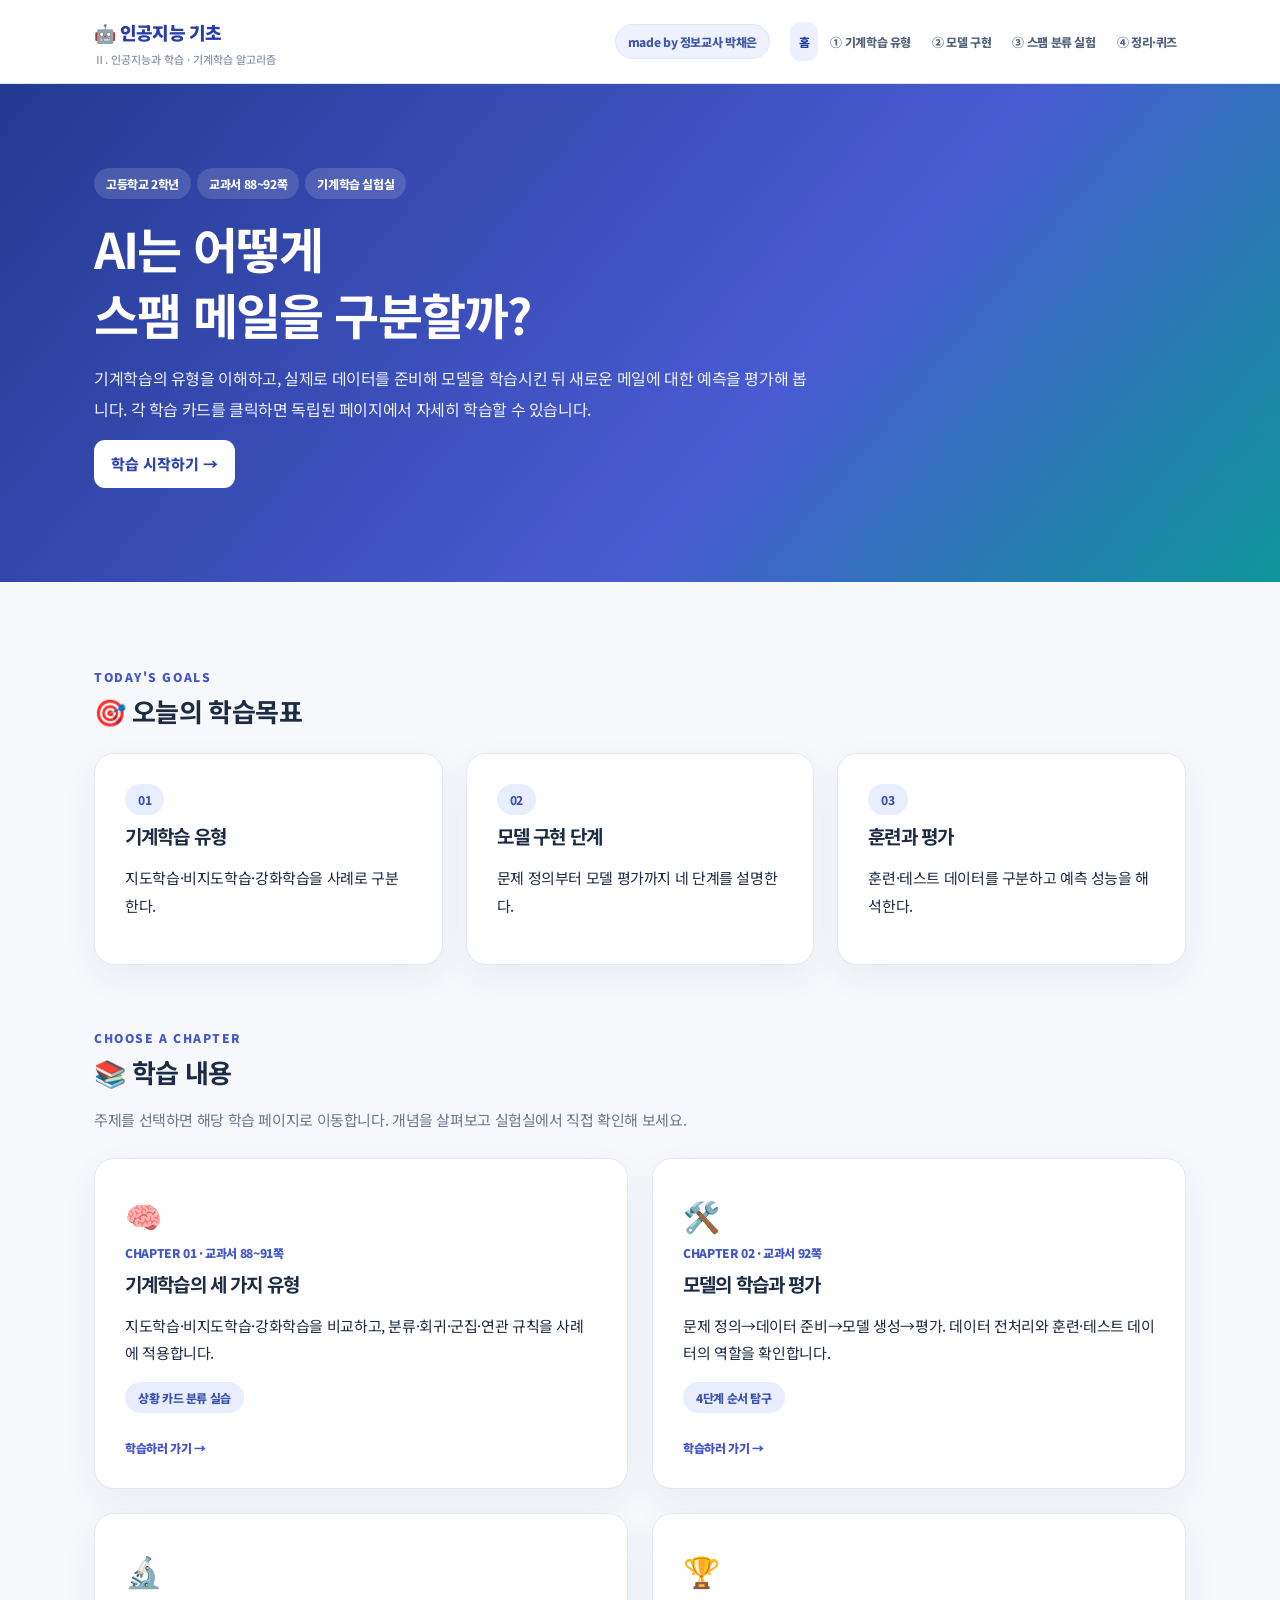
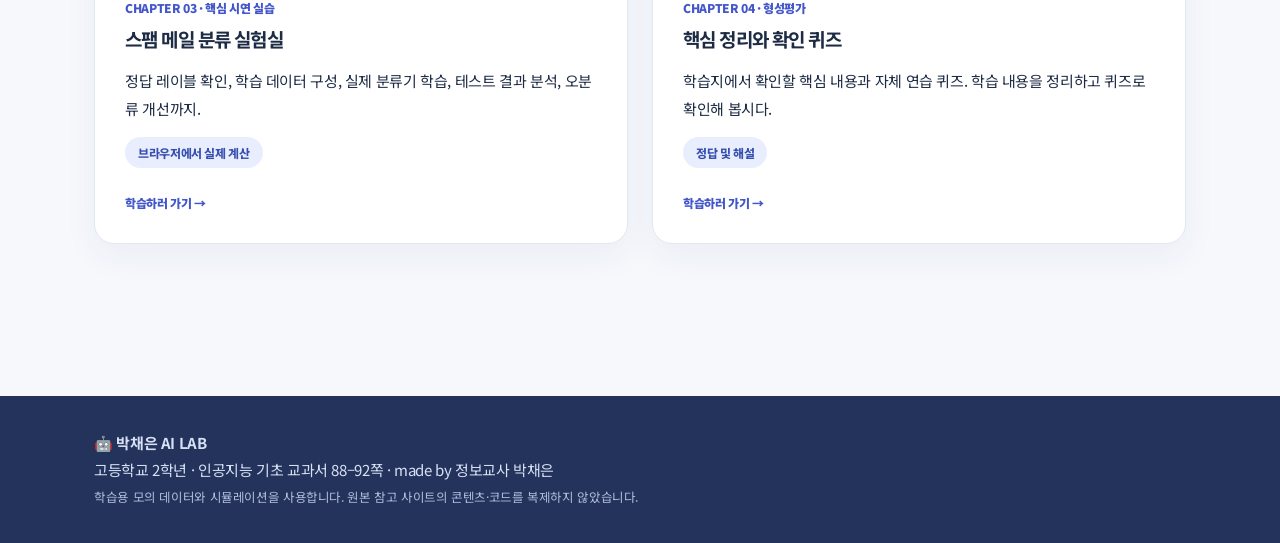
<file: index.html>
<!DOCTYPE html>
<html lang="ko"><head><meta charset="utf-8"/><meta content="width=device-width,initial-scale=1" name="viewport"/><meta content="#4357cb" name="theme-color"/><title>홈 | 박채은 AI LAB</title><link href="assets/style.css" rel="stylesheet"/></head><body><header class="topbar"><div class="container navwrap"><a class="logo" href="index.html">🤖 인공지능 기초<small>Ⅱ. 인공지능과 학습 · 기계학습 알고리즘</small></a><span class="header-credit">made by 정보교사 박채은</span><nav class="topnav"><a class="active" href="index.html">홈</a><a class="" href="types.html">① 기계학습 유형</a><a class="" href="workflow.html">② 모델 구현</a><a class="" href="lab.html">③ 스팸 분류 실험</a><a class="" href="review.html">④ 정리·퀴즈</a></nav></div></header><main><section class="hero"><div class="container"><span class="chip">고등학교 2학년</span><span class="chip">교과서 88~92쪽</span><span class="chip">기계학습 실험실</span><h1>AI는 어떻게<br/>스팸 메일을 구분할까?</h1><p>기계학습의 유형을 이해하고, 실제로 데이터를 준비해 모델을 학습시킨 뒤 새로운 메일에 대한 예측을 평가해 봅니다. 각 학습 카드를 클릭하면 독립된 페이지에서 자세히 학습할 수 있습니다.</p><a href="types.html"><button style="background:#fff;color:#2e43ad">학습 시작하기 →</button></a></div></section><div class="container content"><section class="sec"><div class="eyebrow">Today's goals</div><h2>🎯 오늘의 학습목표</h2><div class="grid"><div class="card"><span class="pill">01</span><h3>기계학습 유형</h3><p>지도학습·비지도학습·강화학습을 사례로 구분한다.</p></div><div class="card"><span class="pill">02</span><h3>모델 구현 단계</h3><p>문제 정의부터 모델 평가까지 네 단계를 설명한다.</p></div><div class="card"><span class="pill">03</span><h3>훈련과 평가</h3><p>훈련·테스트 데이터를 구분하고 예측 성능을 해석한다.</p></div></div></section><section class="sec"><div class="eyebrow">Choose a chapter</div><h2>📚 학습 내용</h2><p class="muted">주제를 선택하면 해당 학습 페이지로 이동합니다. 개념을 살펴보고 실험실에서 직접 확인해 보세요.</p><div class="grid two"><a class="card linkcard" href="types.html"><div class="icon">🧠</div><div class="num">CHAPTER 01 · 교과서 88~91쪽</div><h3>기계학습의 세 가지 유형</h3><p>지도학습·비지도학습·강화학습을 비교하고, 분류·회귀·군집·연관 규칙을 사례에 적용합니다.</p><span class="pill">상황 카드 분류 실습</span></a><a class="card linkcard" href="workflow.html"><div class="icon">🛠️</div><div class="num">CHAPTER 02 · 교과서 92쪽</div><h3>모델의 학습과 평가</h3><p>문제 정의→데이터 준비→모델 생성→평가. 데이터 전처리와 훈련·테스트 데이터의 역할을 확인합니다.</p><span class="pill">4단계 순서 탐구</span></a><a class="card linkcard" href="lab.html"><div class="icon">🔬</div><div class="num">CHAPTER 03 · 핵심 시연 실습</div><h3>스팸 메일 분류 실험실</h3><p>정답 레이블 확인, 학습 데이터 구성, 실제 분류기 학습, 테스트 결과 분석, 오분류 개선까지.</p><span class="pill">브라우저에서 실제 계산</span></a><a class="card linkcard" href="review.html"><div class="icon">🏆</div><div class="num">CHAPTER 04 · 형성평가</div><h3>핵심 정리와 확인 퀴즈</h3><p>학습지에서 확인할 핵심 내용과 자체 연습 퀴즈. 학습 내용을 정리하고 퀴즈로 확인해 봅시다.</p><span class="pill">정답 및 해설</span></a></div></section></div></main><footer class="footer"><div class="container"><b>🤖 박채은 AI LAB</b><div>고등학교 2학년 · 인공지능 기초 교과서 88–92쪽 · made by 정보교사 박채은</div><small>학습용 모의 데이터와 시뮬레이션을 사용합니다. 원본 참고 사이트의 콘텐츠·코드를 복제하지 않았습니다.</small></div></footer><script src="assets/common.js"></script></body></html>
</file>
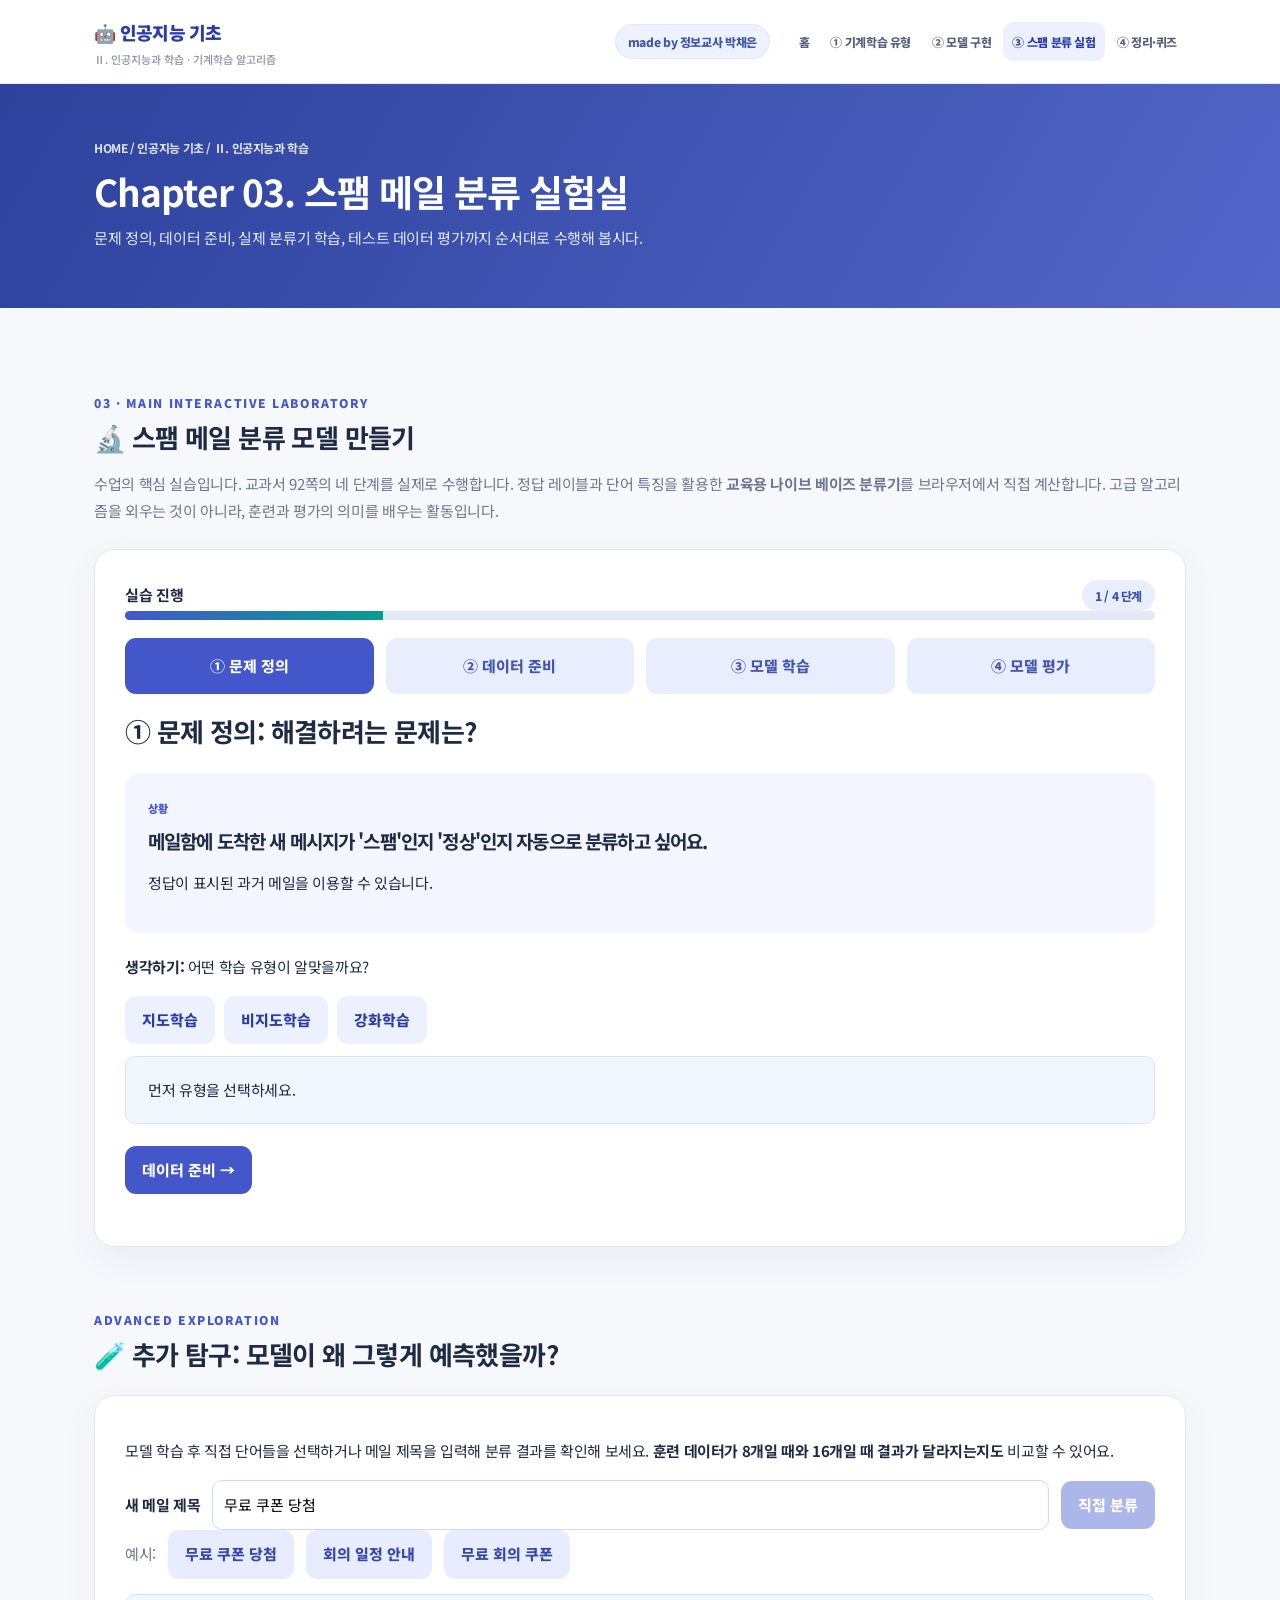
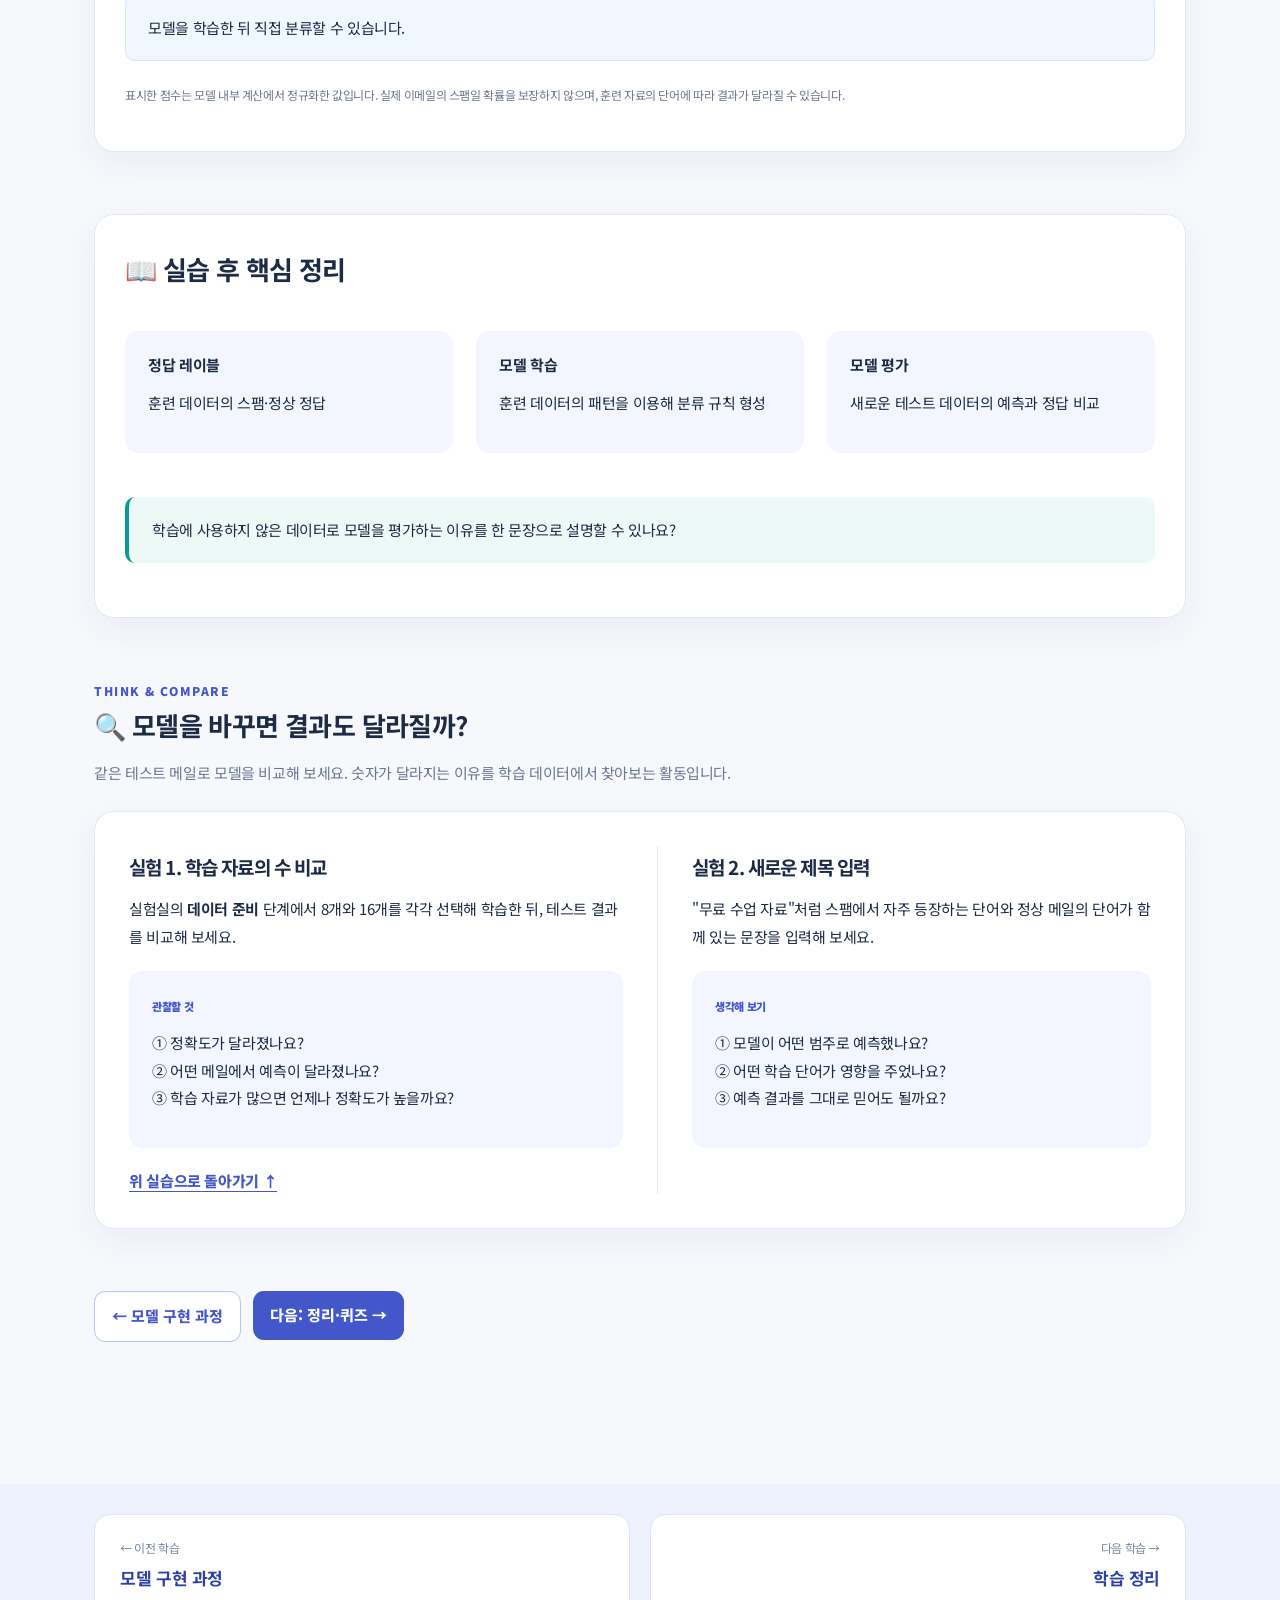
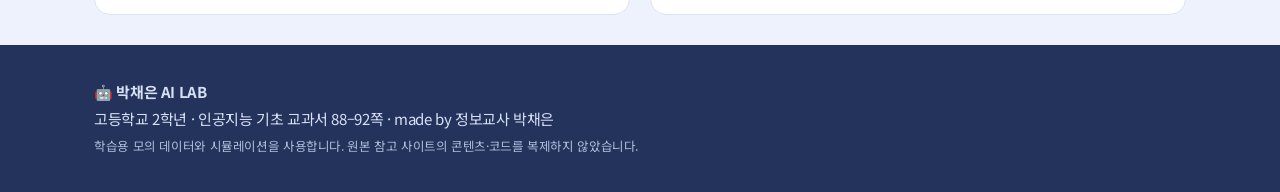
<file: lab.html>
<!DOCTYPE html>
<html lang="ko"><head><meta charset="utf-8"/><meta content="width=device-width,initial-scale=1" name="viewport"/><meta content="#4357cb" name="theme-color"/><title>Chapter 03. 스팸 메일 분류 실험실 | 박채은 AI LAB</title><link href="assets/style.css" rel="stylesheet"/></head><body><header class="topbar"><div class="container navwrap"><a class="logo" href="index.html">🤖 인공지능 기초<small>Ⅱ. 인공지능과 학습 · 기계학습 알고리즘</small></a><span class="header-credit">made by 정보교사 박채은</span><nav class="topnav"><a class="" href="index.html">홈</a><a class="" href="types.html">① 기계학습 유형</a><a class="" href="workflow.html">② 모델 구현</a><a class="active" href="lab.html">③ 스팸 분류 실험</a><a class="" href="review.html">④ 정리·퀴즈</a></nav></div></header><div class="subhero"><div class="container"><div class="crumb">HOME / 인공지능 기초 / Ⅱ. 인공지능과 학습</div><h1>Chapter 03. 스팸 메일 분류 실험실</h1><p>문제 정의, 데이터 준비, 실제 분류기 학습, 테스트 데이터 평가까지 순서대로 수행해 봅시다.</p></div></div><main><div class="container content"><section class="sec" id="lab-main"><div class="eyebrow">03 · Main interactive laboratory</div><h2>🔬 스팸 메일 분류 모델 만들기</h2><p class="muted">수업의 핵심 실습입니다. 교과서 92쪽의 네 단계를 실제로 수행합니다. 정답 레이블과 단어 특징을 활용한 <b>교육용 나이브 베이즈 분류기</b>를 브라우저에서 직접 계산합니다. 고급 알고리즘을 외우는 것이 아니라, 훈련과 평가의 의미를 배우는 활동입니다.</p><div class="card"><div class="row between"><b>실습 진행</b><span class="pill" id="stageCount">1 / 4 단계</span></div><div class="progress"><span id="stageProgress" style="width:25%"></span></div><div class="stepnav" style="margin:18px 0"><button class="active" data-stage="0">① 문제 정의</button><button data-stage="1">② 데이터 준비</button><button data-stage="2">③ 모델 학습</button><button data-stage="3">④ 모델 평가</button></div>
<div class="panel" id="stage0"><h2>① 문제 정의: 해결하려는 문제는?</h2><div class="task"><span class="tag">상황</span><h3>메일함에 도착한 새 메시지가 '스팸'인지 '정상'인지 자동으로 분류하고 싶어요.</h3><p>정답이 표시된 과거 메일을 이용할 수 있습니다.</p></div><p><b>생각하기:</b> 어떤 학습 유형이 알맞을까요?</p><div class="switches" id="problemChoices"><button data-choice="supervised">지도학습</button><button data-choice="unsupervised">비지도학습</button><button data-choice="reinforcement">강화학습</button></div><div class="result" id="problemFeedback" style="margin-top:12px">먼저 유형을 선택하세요.</div><div class="buttons"><button data-next="1">데이터 준비 →</button></div></div>
<div class="panel" hidden="" id="stage1"><h2>② 데이터 준비: 훈련과 테스트를 나누자</h2><p>가상의 메일 제목을 <b>단어 목록</b>으로 나타낸 데이터입니다. 정답이 있는 훈련 데이터로 학습하고, 학습에 사용하지 않은 테스트 데이터로 평가합니다.</p><div class="row"><label for="datasetSize"><b>훈련 데이터 선택</b></label><select id="datasetSize"><option value="8">기본 8개 (각 범주 4개)</option><option selected="" value="16">확장 16개 (각 범주 8개)</option></select><span class="pill">테스트 데이터 6개는 별도 유지</span></div><div class="tablewrap"><table><thead><tr><th>번호</th><th>메일 제목 (훈련 데이터)</th><th>정답 레이블</th><th>학습용 단어 특징</th></tr></thead><tbody id="trainRows"></tbody></table></div><div class="callout"><b>전처리:</b> 메일 제목에서 공백을 기준으로 단어를 추출하고, 같은 단어의 등장 여부를 특징으로 사용합니다. 이 수업 데이터는 사전에 오탈자와 누락 레이블을 확인한 가상의 예시입니다.</div><p>테스트 메일의 정답은 모델 예측을 마칠 때까지 숨깁니다.</p><div class="buttons"><button id="prepConfirm">데이터 구분 확인</button><button data-next="2">모델 학습 단계 →</button></div><div class="result" id="prepFeedback">서로 다른 용도의 훈련 데이터와 테스트 데이터를 확인하세요.</div></div>
<div class="panel" hidden="" id="stage2"><h2>③ 모델 생성: 실제로 모델을 학습시켜 보자</h2><p>버튼을 누르면 훈련 데이터의 단어 빈도를 세고, 범주별 단어 등장 패턴을 학습합니다. 사용한 알고리즘은 <b>단어 빈도를 활용한 간단한 분류 모델(Multinomial Naive Bayes)</b>의 간단한 교육용 구현입니다.</p><div class="buttons"><button id="trainModel">▶ 모델 학습하기</button><button class="btn-outline" id="resetModel">↺ 학습 초기화</button></div><div class="result" id="trainingFeedback">아직 모델을 학습하지 않았습니다.</div><div class="grid two" style="margin-top:16px"><div class="card" style="box-shadow:none"><h3>스팸에서 자주 나온 단어</h3><div class="taglist" id="spamWords"><span>학습 전</span></div></div><div class="card" style="box-shadow:none"><h3>정상에서 자주 나온 단어</h3><div class="taglist" id="hamWords"><span>학습 전</span></div></div></div><div class="callout warn">이 모형에서는 단어 빈도와 정답 레이블로 학습한 패턴을 이용합니다. 특정 단어 하나가 스팸 여부를 절대적으로 결정하는 것은 아닙니다.</div><div class="buttons"><button data-next="3" disabled="" id="toEval">학습 완료 → 모델 평가하기</button></div></div>
<div class="panel" hidden="" id="stage3"><h2>④ 테스트 데이터로 모델 평가하기</h2><p>처음 보는 메일 6개를 예측해 봅시다. 먼저 예측만 확인한 뒤, 정답을 공개하여 정확도를 계산합니다.</p><div class="buttons"><button disabled="" id="predictTests">📨 테스트 메일 예측하기</button><button class="btn-teal" disabled="" id="revealAnswers">✅ 실제 정답 공개·평가</button><button class="btn-outline" id="resetTests">↺ 평가 초기화</button></div><div class="tablewrap"><table><thead><tr><th>메일</th><th>모델 예측</th><th>실제 정답</th><th>결과</th></tr></thead><tbody id="testRows"></tbody></table></div><div class="statgrid" style="margin-top:17px"><div class="stat"><small>테스트 메일</small><strong>6개</strong></div><div class="stat"><small>정답 개수</small><strong id="numCorrect">—</strong></div><div class="stat"><small>정확도</small><strong id="accuracy">—</strong></div><div class="stat"><small>오분류</small><strong id="numWrong">—</strong></div></div><div class="callout" id="evalFeedback">아직 평가하지 않았습니다. 예측부터 시작하세요.</div><div hidden="" id="cm"><h3>📊 혼동행렬: 어떤 종류의 실수를 했을까?</h3><p class="muted">행은 실제 정답, 열은 모델 예측입니다. 정확도 외에도 스팸을 놓쳤는지 정상 메일을 스팸으로 오인했는지 확인할 수 있습니다.</p><div class="tablewrap"><table><thead><tr><th>실제 \ 예측</th><th>스팸</th><th>정상</th></tr></thead><tbody id="cmRows"></tbody></table></div></div><div class="task"><div class="tag">생각해 보기</div><p>왜 훈련 데이터와 별도의 데이터로 평가할까요? 모델이 틀린 메일은 어떤 특징이 있었나요?</p></div></div>
</div></section><section class="sec"><div class="eyebrow">Advanced exploration</div><h2>🧪 추가 탐구: 모델이 왜 그렇게 예측했을까?</h2><div class="card"><p>모델 학습 후 직접 단어들을 선택하거나 메일 제목을 입력해 분류 결과를 확인해 보세요. <b>훈련 데이터가 8개일 때와 16개일 때 결과가 달라지는지도</b> 비교할 수 있어요.</p><div class="row"><label for="customText"><b>새 메일 제목</b></label><input id="customText" maxlength="90" style="flex:1;min-width:230px;padding:11px;border:1px solid #cfdaf1;border-radius:10px" type="text" value="무료 쿠폰 당첨"/><button disabled="" id="predictCustom">직접 분류</button></div><div class="row"><span class="muted">예시:</span><button class="btn-soft sample" data-text="무료 쿠폰 당첨">무료 쿠폰 당첨</button><button class="btn-soft sample" data-text="회의 일정 안내">회의 일정 안내</button><button class="btn-soft sample" data-text="무료 회의 쿠폰">무료 회의 쿠폰</button></div><div class="result" id="customFeedback">모델을 학습한 뒤 직접 분류할 수 있습니다.</div><div class="taglist" id="wordContributions" style="margin-top:12px"></div><p class="muted" style="font-size:12px">표시한 점수는 모델 내부 계산에서 정규화한 값입니다. 실제 이메일의 스팸일 확률을 보장하지 않으며, 훈련 자료의 단어에 따라 결과가 달라질 수 있습니다.</p></div></section><section class="sec"><div class="card"><h2>📖 실습 후 핵심 정리</h2><div class="grid"><div class="task"><b>정답 레이블</b><p>훈련 데이터의 스팸·정상 정답</p></div><div class="task"><b>모델 학습</b><p>훈련 데이터의 패턴을 이용해 분류 규칙 형성</p></div><div class="task"><b>모델 평가</b><p>새로운 테스트 데이터의 예측과 정답 비교</p></div></div><div class="callout">학습에 사용하지 않은 데이터로 모델을 평가하는 이유를 한 문장으로 설명할 수 있나요?</div></div></section><section class="sec" id="lab-reason"><div class="eyebrow">Think &amp; Compare</div><h2>🔍 모델을 바꾸면 결과도 달라질까?</h2><p class="muted">같은 테스트 메일로 모델을 비교해 보세요. 숫자가 달라지는 이유를 학습 데이터에서 찾아보는 활동입니다.</p><div class="card roomy"><div class="explore-grid"><div><h3>실험 1. 학습 자료의 수 비교</h3><p>실험실의 <b>데이터 준비</b> 단계에서 8개와 16개를 각각 선택해 학습한 뒤, 테스트 결과를 비교해 보세요.</p><div class="task"><span class="tag">관찰할 것</span><p>① 정확도가 달라졌나요?<br/>② 어떤 메일에서 예측이 달라졌나요?<br/>③ 학습 자료가 많으면 언제나 정확도가 높을까요?</p></div><a class="btn-link" href="#lab-main">위 실습으로 돌아가기 ↑</a></div><div><h3>실험 2. 새로운 제목 입력</h3><p>"무료 수업 자료"처럼 스팸에서 자주 등장하는 단어와 정상 메일의 단어가 함께 있는 문장을 입력해 보세요.</p><div class="task"><span class="tag">생각해 보기</span><p>① 모델이 어떤 범주로 예측했나요?<br/>② 어떤 학습 단어가 영향을 주었나요?<br/>③ 예측 결과를 그대로 믿어도 될까요?</p></div></div></div></div></section><div class="buttons"><a href="workflow.html"><button class="btn-outline">← 모델 구현 과정</button></a><a href="review.html"><button>다음: 정리·퀴즈 →</button></a></div></div><section class="lesson-navigation"><div class="container"><a class="lesson-nav-item" href="workflow.html"><span>← 이전 학습</span><strong>모델 구현 과정</strong></a><a class="lesson-nav-item next" href="review.html"><span>다음 학습 →</span><strong>학습 정리</strong></a></div></section></main><footer class="footer"><div class="container"><b>🤖 박채은 AI LAB</b><div>고등학교 2학년 · 인공지능 기초 교과서 88–92쪽 · made by 정보교사 박채은</div><small>학습용 모의 데이터와 시뮬레이션을 사용합니다. 원본 참고 사이트의 콘텐츠·코드를 복제하지 않았습니다.</small></div></footer><script src="assets/common.js"></script><script src="assets/lab.js"></script></body></html>
</file>
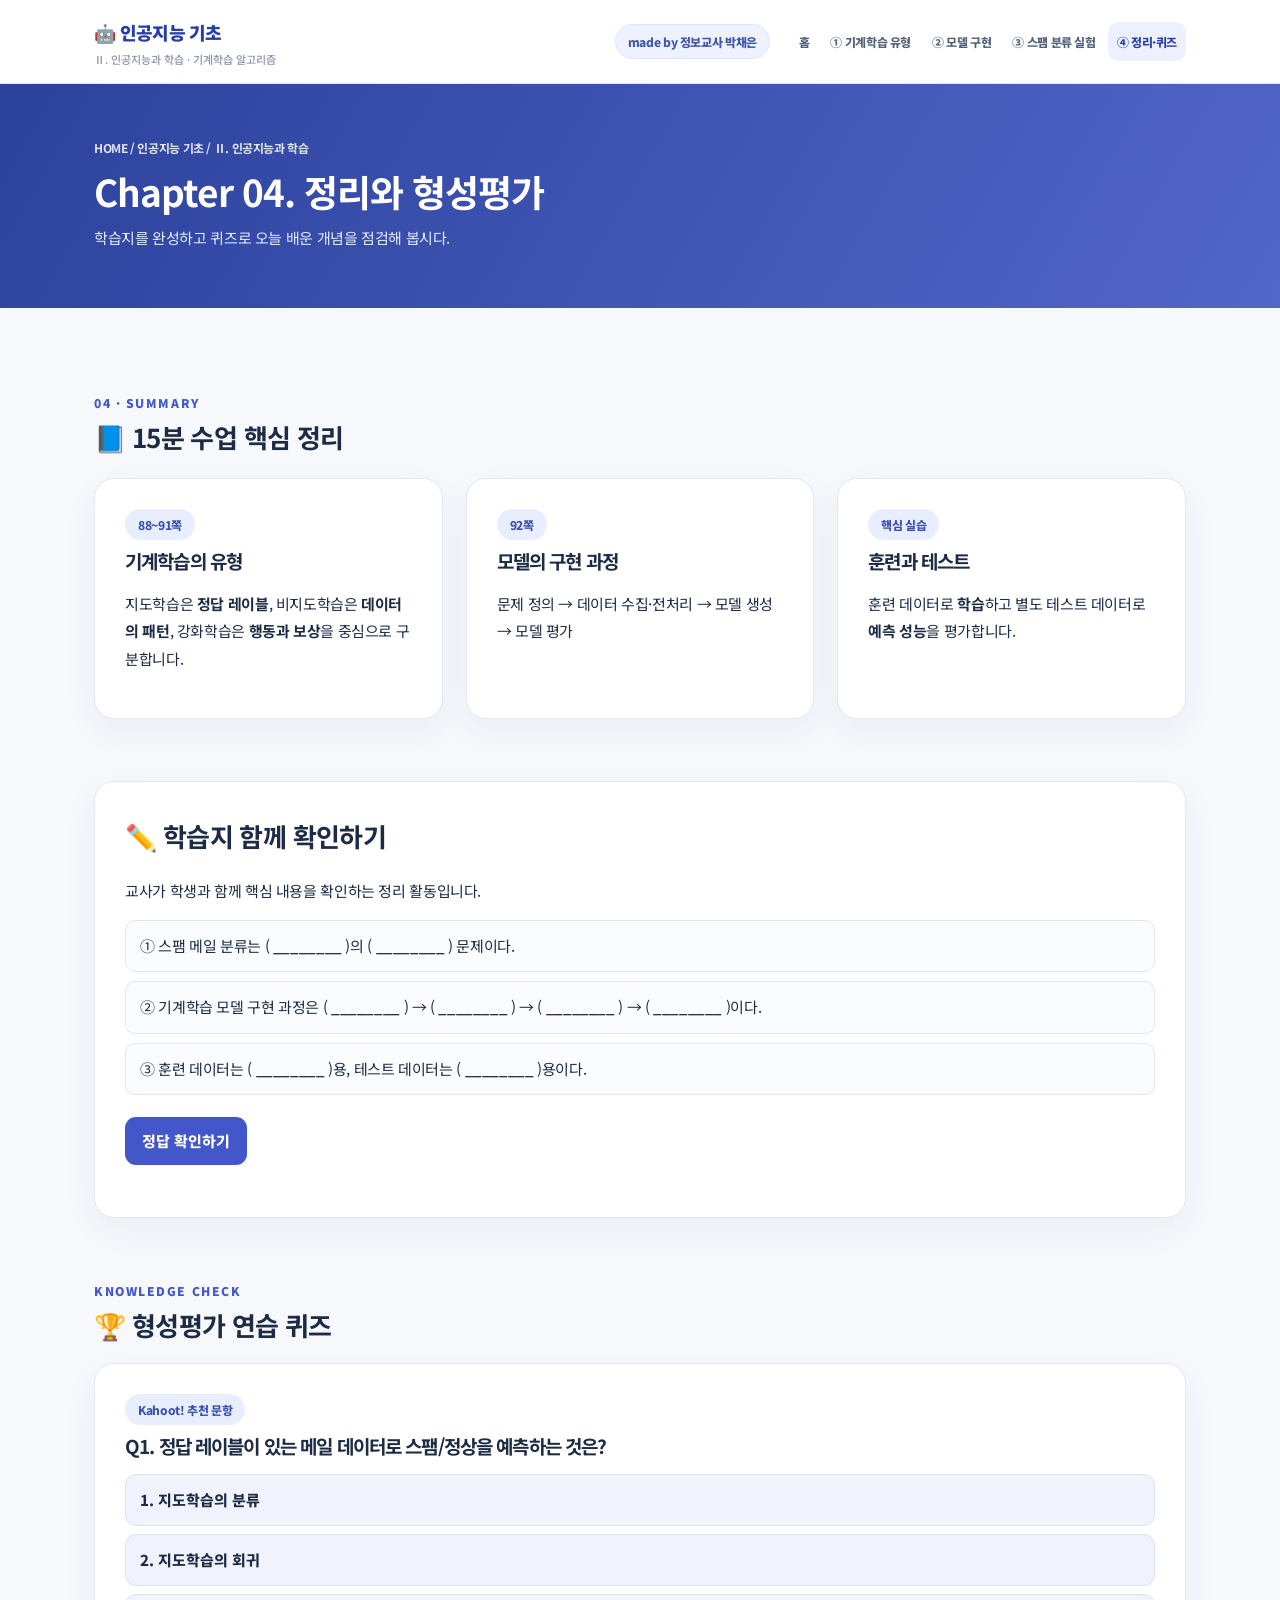
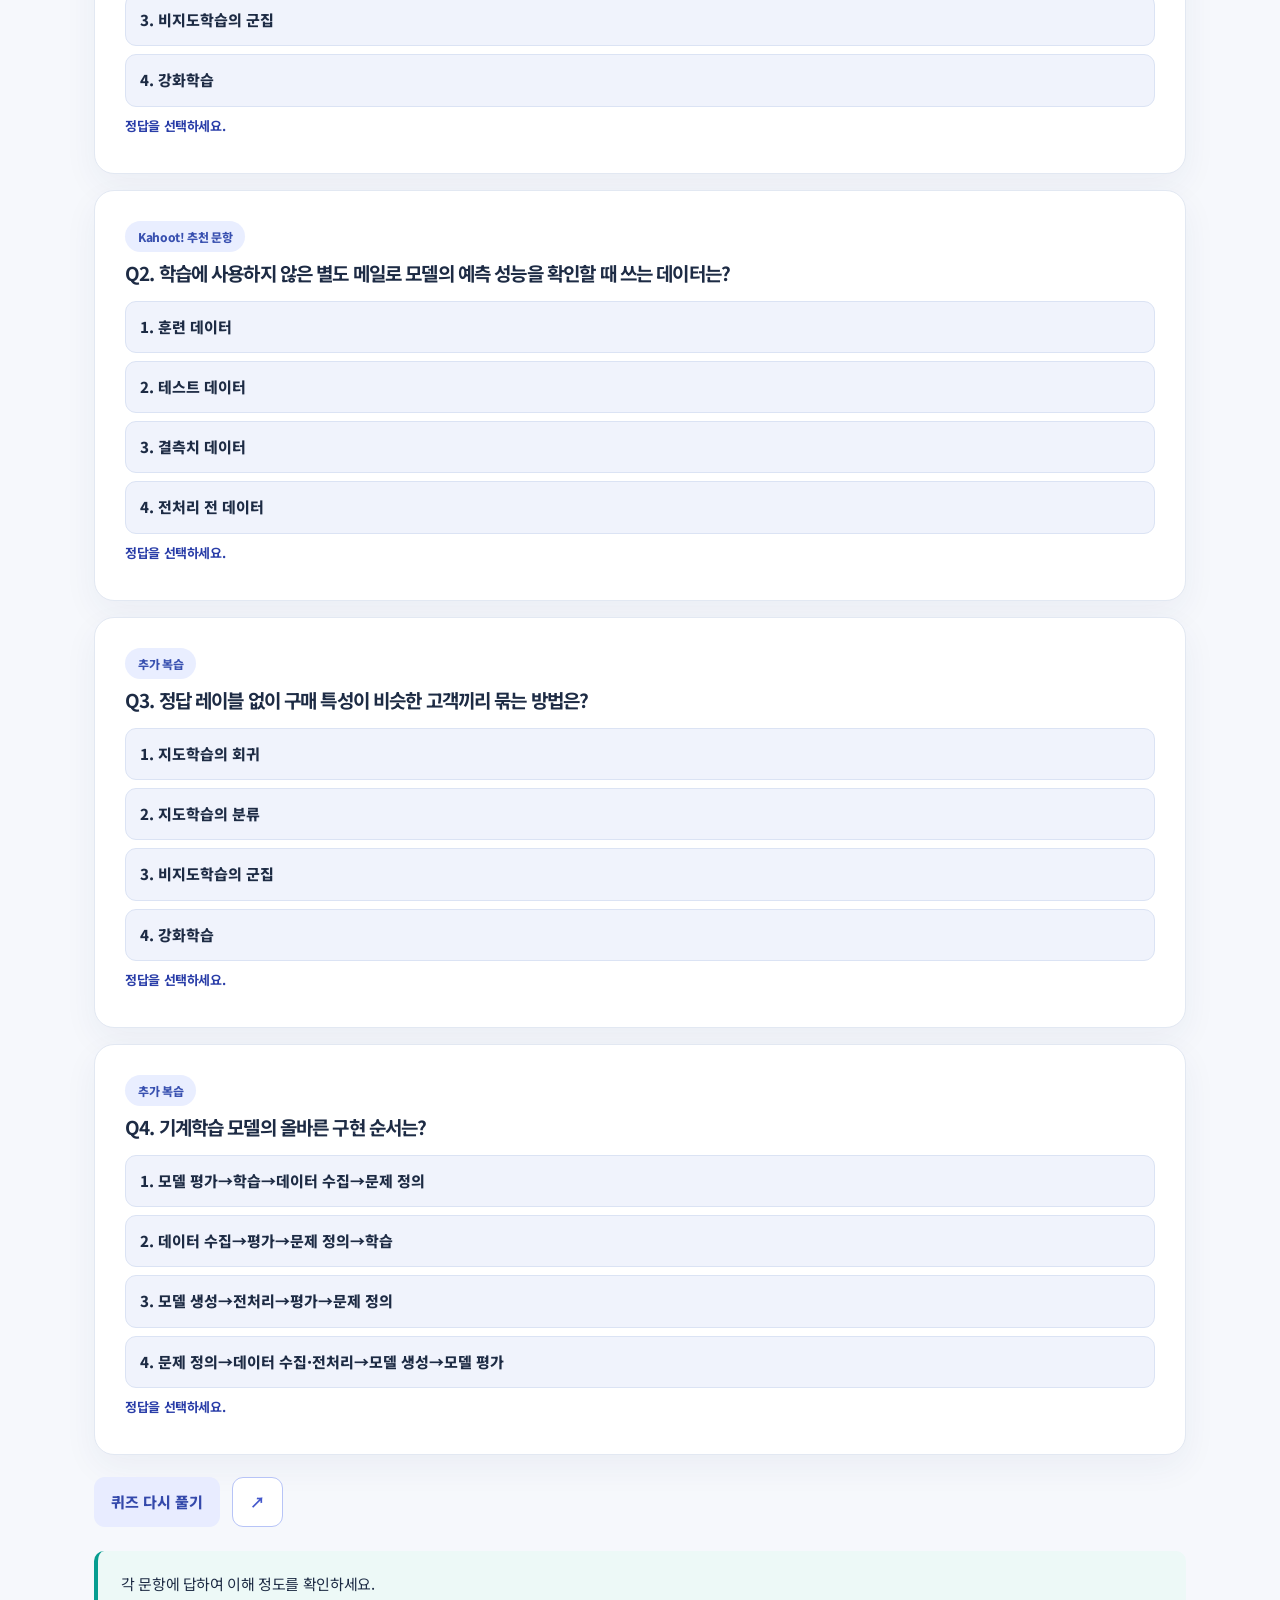
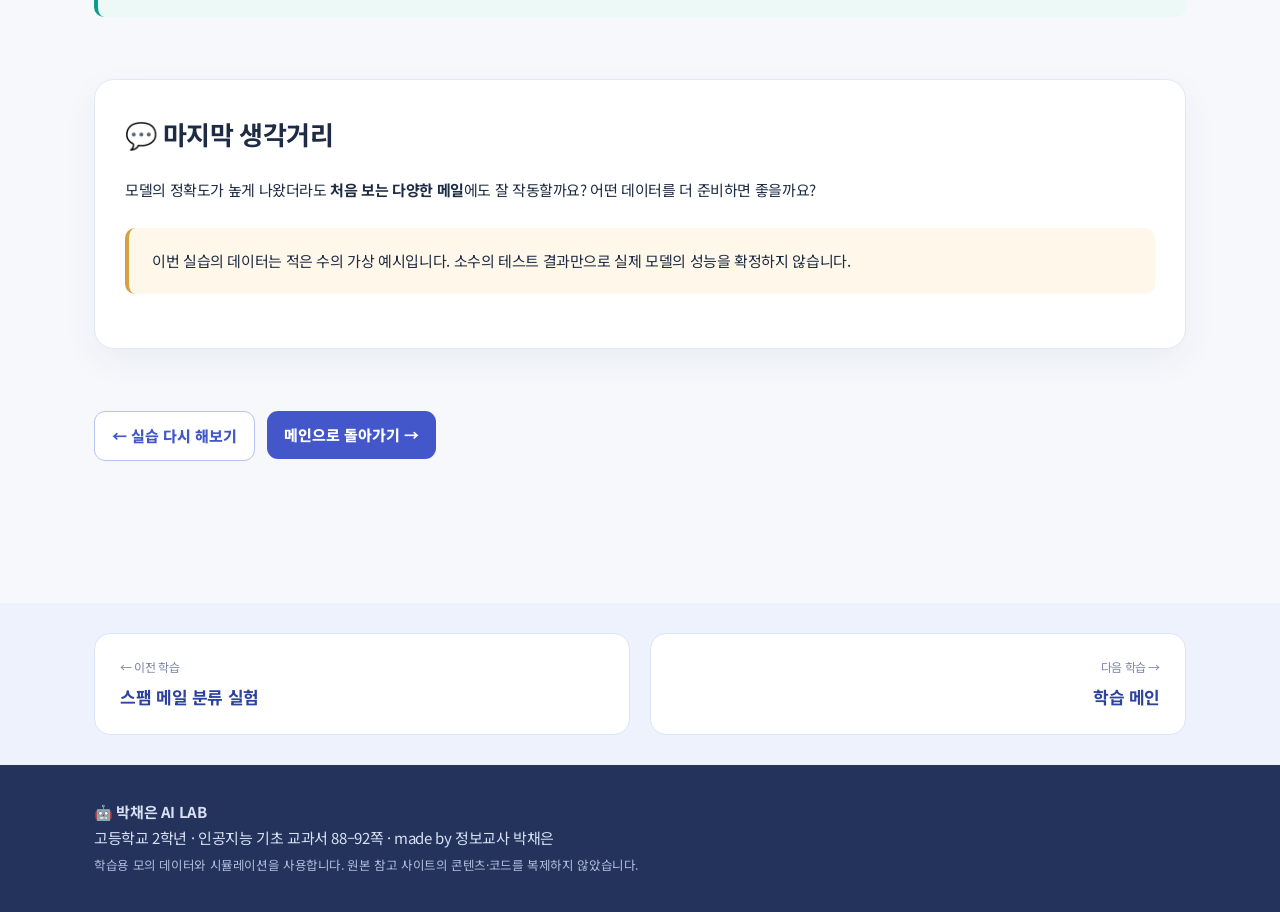
<file: review.html>
<!DOCTYPE html>
<html lang="ko"><head><meta charset="utf-8"/><meta content="width=device-width,initial-scale=1" name="viewport"/><meta content="#4357cb" name="theme-color"/><title>Chapter 04. 정리와 형성평가 | 박채은 AI LAB</title><link href="assets/style.css" rel="stylesheet"/></head><body><header class="topbar"><div class="container navwrap"><a class="logo" href="index.html">🤖 인공지능 기초<small>Ⅱ. 인공지능과 학습 · 기계학습 알고리즘</small></a><span class="header-credit">made by 정보교사 박채은</span><nav class="topnav"><a class="" href="index.html">홈</a><a class="" href="types.html">① 기계학습 유형</a><a class="" href="workflow.html">② 모델 구현</a><a class="" href="lab.html">③ 스팸 분류 실험</a><a class="active" href="review.html">④ 정리·퀴즈</a></nav></div></header><div class="subhero"><div class="container"><div class="crumb">HOME / 인공지능 기초 / Ⅱ. 인공지능과 학습</div><h1>Chapter 04. 정리와 형성평가</h1><p>학습지를 완성하고 퀴즈로 오늘 배운 개념을 점검해 봅시다.</p></div></div><main><div class="container content"><section class="sec"><div class="eyebrow">04 · Summary</div><h2>📘 15분 수업 핵심 정리</h2><div class="grid"><div class="card"><span class="pill">88~91쪽</span><h3>기계학습의 유형</h3><p>지도학습은 <b>정답 레이블</b>, 비지도학습은 <b>데이터의 패턴</b>, 강화학습은 <b>행동과 보상</b>을 중심으로 구분합니다.</p></div><div class="card"><span class="pill">92쪽</span><h3>모델의 구현 과정</h3><p>문제 정의 → 데이터 수집·전처리 → 모델 생성 → 모델 평가</p></div><div class="card"><span class="pill">핵심 실습</span><h3>훈련과 테스트</h3><p>훈련 데이터로 <b>학습</b>하고 별도 테스트 데이터로 <b>예측 성능</b>을 평가합니다.</p></div></div></section><section class="sec"><div class="card"><h2>✏️ 학습지 함께 확인하기</h2><p>교사가 학생과 함께 핵심 내용을 확인하는 정리 활동입니다.</p><div id="worksheetAnswers"><div class="checkline">① 스팸 메일 분류는 ( <b class="worksheet-answer" data-answer="지도학습">________</b> )의 ( <b class="worksheet-answer" data-answer="분류">________</b> ) 문제이다.</div><div class="checkline">② 기계학습 모델 구현 과정은 ( <b class="worksheet-answer" data-answer="문제 정의">________</b> ) → ( <b class="worksheet-answer" data-answer="데이터 수집·전처리">________</b> ) → ( <b class="worksheet-answer" data-answer="모델 생성">________</b> ) → ( <b class="worksheet-answer" data-answer="모델 평가">________</b> )이다.</div><div class="checkline">③ 훈련 데이터는 ( <b class="worksheet-answer" data-answer="학습">________</b> )용, 테스트 데이터는 ( <b class="worksheet-answer" data-answer="평가">________</b> )용이다.</div></div><div class="buttons"><button type="button" id="revealWorksheet" aria-controls="worksheetAnswers" aria-expanded="false">정답 확인하기</button></div></div></section><section class="sec"><div class="eyebrow">Knowledge check</div><h2>🏆 형성평가 연습 퀴즈</h2><p class="muted"> </p><div id="quizMount"></div><div class="buttons"><button class="btn-soft" id="restartQuiz">퀴즈 다시 풀기</button><a href="https://create.kahoot.it/" rel="noopener" target="_blank"><button class="btn-outline"> ↗</button></a></div><div class="callout" id="quizSummary">각 문항에 답하여 이해 정도를 확인하세요.</div></section><section class="sec"><div class="card"><h2>💬 마지막 생각거리</h2><p>모델의 정확도가 높게 나왔더라도 <b>처음 보는 다양한 메일</b>에도 잘 작동할까요? 어떤 데이터를 더 준비하면 좋을까요?</p><div class="callout warn">이번 실습의 데이터는 적은 수의 가상 예시입니다. 소수의 테스트 결과만으로 실제 모델의 성능을 확정하지 않습니다.</div></div></section><div class="buttons"><a href="lab.html"><button class="btn-outline">← 실습 다시 해보기</button></a><a href="index.html"><button>메인으로 돌아가기 →</button></a></div></div><section class="lesson-navigation"><div class="container"><a class="lesson-nav-item" href="lab.html"><span>← 이전 학습</span><strong>스팸 메일 분류 실험</strong></a><a class="lesson-nav-item next" href="index.html"><span>다음 학습 →</span><strong>학습 메인</strong></a></div></section></main><footer class="footer"><div class="container"><b>🤖 박채은 AI LAB</b><div>고등학교 2학년 · 인공지능 기초 교과서 88–92쪽 · made by 정보교사 박채은</div><small>학습용 모의 데이터와 시뮬레이션을 사용합니다. 원본 참고 사이트의 콘텐츠·코드를 복제하지 않았습니다.</small></div></footer><script src="assets/common.js"></script><script src="assets/review.js"></script><script>(function(){const button=document.getElementById('revealWorksheet');button.addEventListener('click',function(){document.querySelectorAll('#worksheetAnswers .worksheet-answer').forEach(function(el){el.textContent=el.dataset.answer;});button.setAttribute('aria-expanded','true');button.disabled=true;button.textContent='정답 확인 완료';});})();</script></body></html>
</file>
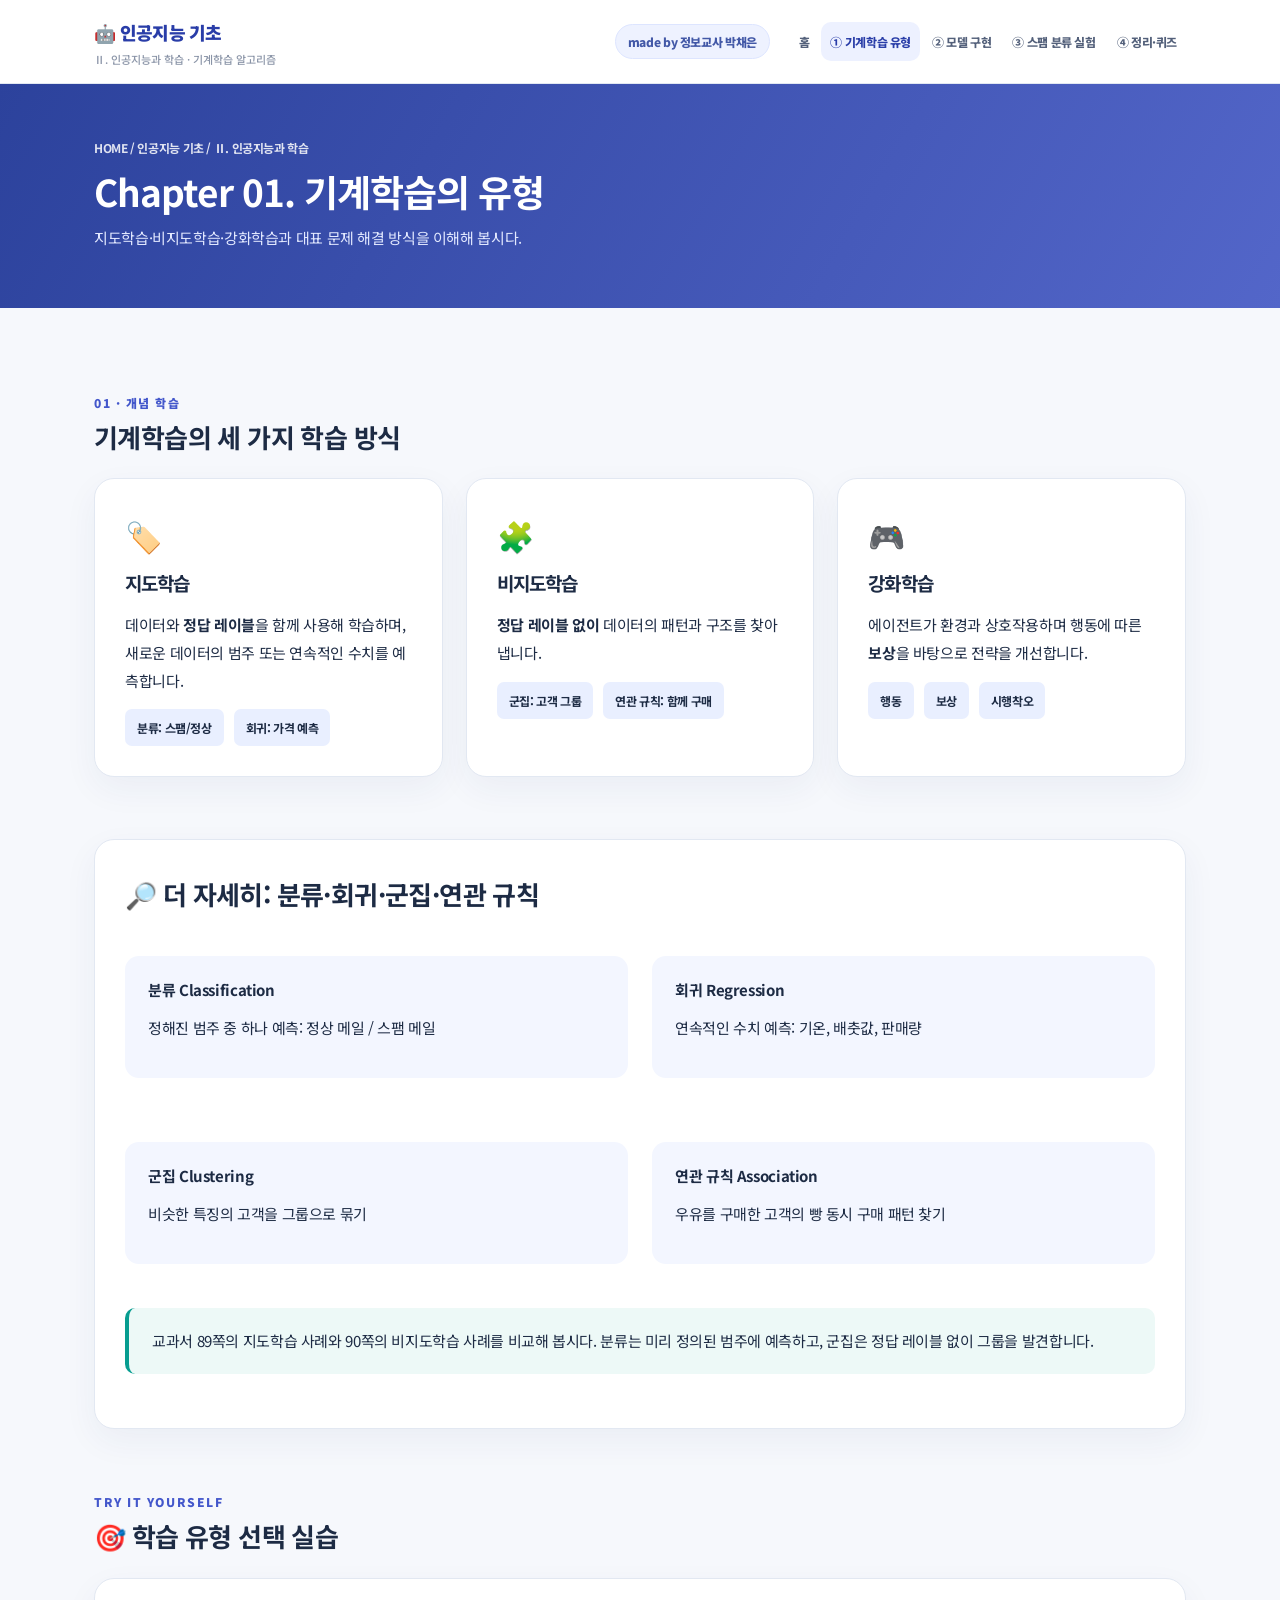
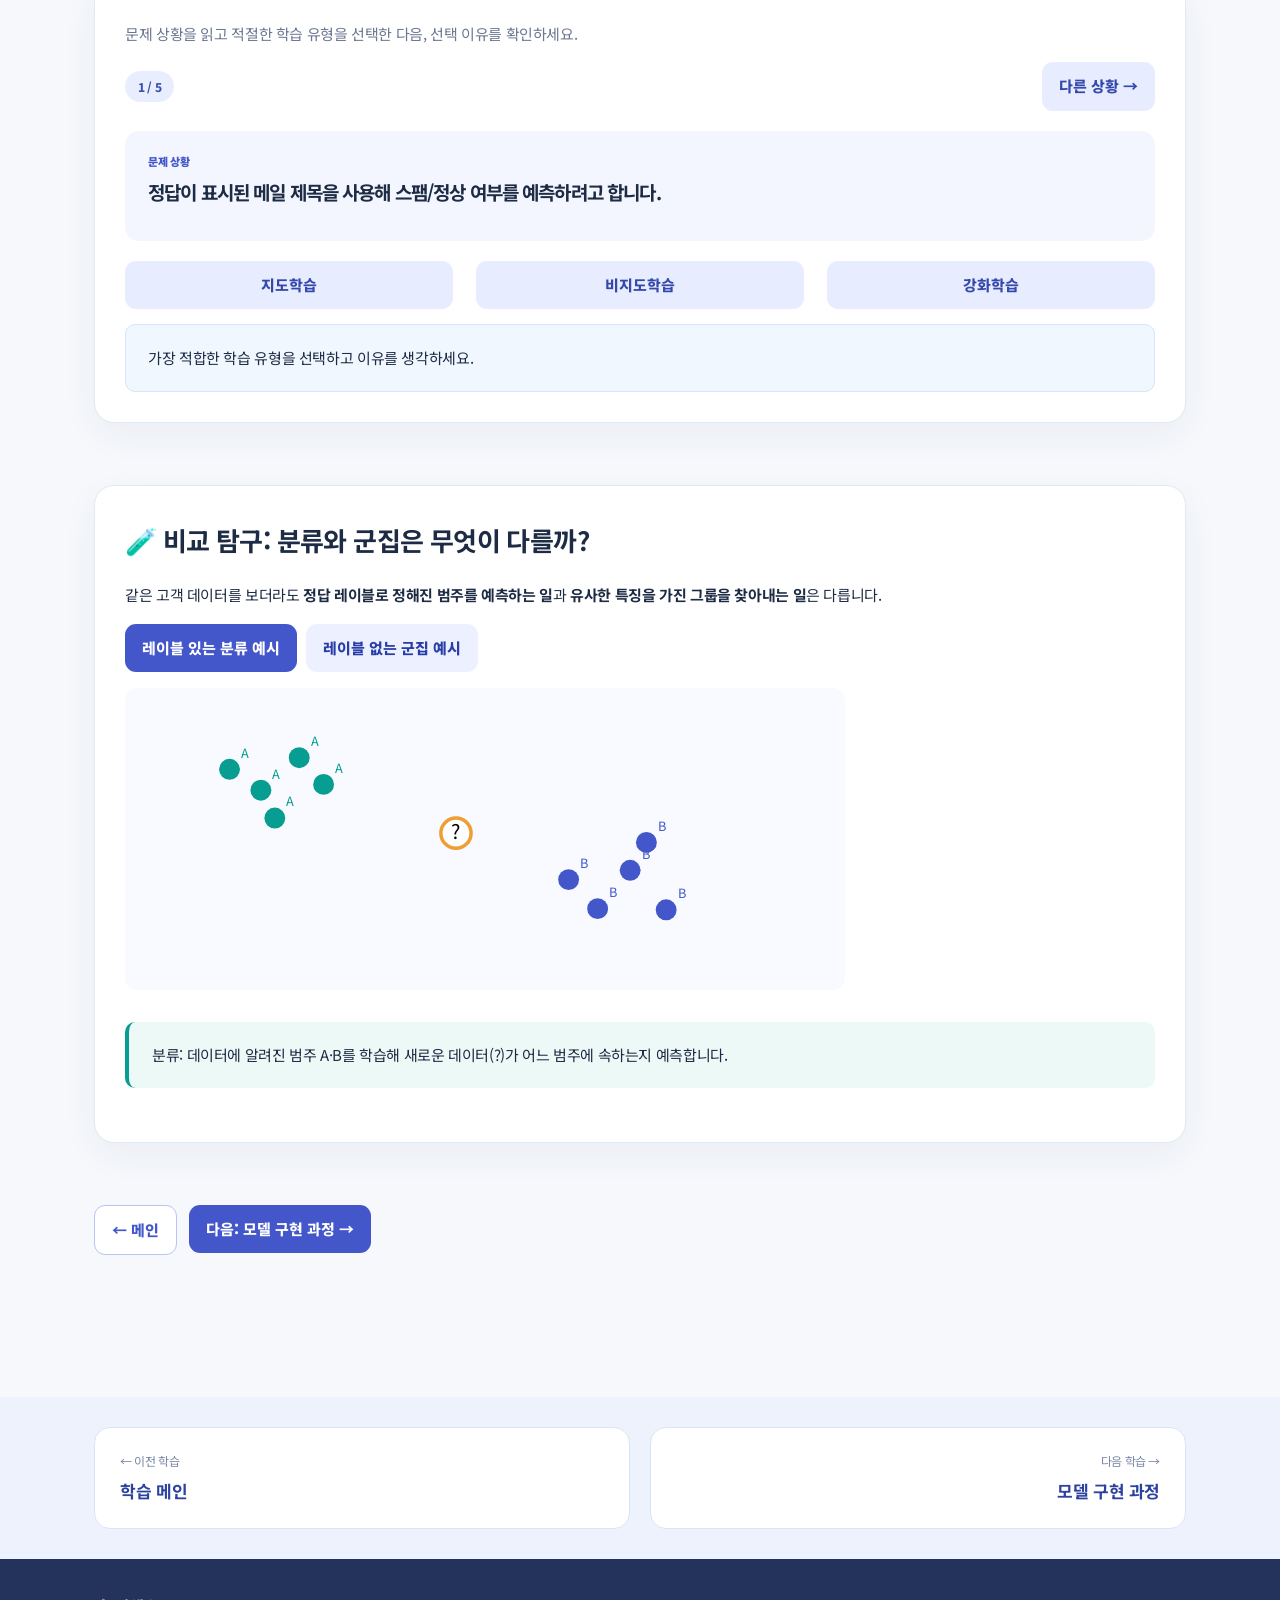
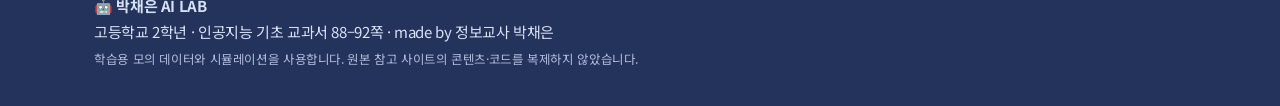
<file: types.html>
<!DOCTYPE html>
<html lang="ko"><head><meta charset="utf-8"/><meta content="width=device-width,initial-scale=1" name="viewport"/><meta content="#4357cb" name="theme-color"/><title>Chapter 01. 기계학습의 유형 | 박채은 AI LAB</title><link href="assets/style.css" rel="stylesheet"/></head><body><header class="topbar"><div class="container navwrap"><a class="logo" href="index.html">🤖 인공지능 기초<small>Ⅱ. 인공지능과 학습 · 기계학습 알고리즘</small></a><span class="header-credit">made by 정보교사 박채은</span><nav class="topnav"><a class="" href="index.html">홈</a><a class="active" href="types.html">① 기계학습 유형</a><a class="" href="workflow.html">② 모델 구현</a><a class="" href="lab.html">③ 스팸 분류 실험</a><a class="" href="review.html">④ 정리·퀴즈</a></nav></div></header><div class="subhero"><div class="container"><div class="crumb">HOME / 인공지능 기초 / Ⅱ. 인공지능과 학습</div><h1>Chapter 01. 기계학습의 유형</h1><p>지도학습·비지도학습·강화학습과 대표 문제 해결 방식을 이해해 봅시다.</p></div></div><main><div class="container content"><section class="sec"><div class="eyebrow">01 · 개념 학습</div><h2>기계학습의 세 가지 학습 방식</h2><div class="grid"><div class="card"><div class="icon">🏷️</div><h3>지도학습</h3><p>데이터와 <b>정답 레이블</b>을 함께 사용해 학습하며, 새로운 데이터의 범주 또는 연속적인 수치를 예측합니다.</p><div class="taglist"><span>분류: 스팸/정상</span><span>회귀: 가격 예측</span></div></div><div class="card"><div class="icon">🧩</div><h3>비지도학습</h3><p><b>정답 레이블 없이</b> 데이터의 패턴과 구조를 찾아냅니다.</p><div class="taglist"><span>군집: 고객 그룹</span><span>연관 규칙: 함께 구매</span></div></div><div class="card"><div class="icon">🎮</div><h3>강화학습</h3><p>에이전트가 환경과 상호작용하며 행동에 따른 <b>보상</b>을 바탕으로 전략을 개선합니다.</p><div class="taglist"><span>행동</span><span>보상</span><span>시행착오</span></div></div></div></section><section class="sec"><div class="card"><h2>🔎 더 자세히: 분류·회귀·군집·연관 규칙</h2><div class="grid two"><div class="task"><b>분류 Classification</b><p>정해진 범주 중 하나 예측: 정상 메일 / 스팸 메일</p></div><div class="task"><b>회귀 Regression</b><p>연속적인 수치 예측: 기온, 배춧값, 판매량</p></div><div class="task"><b>군집 Clustering</b><p>비슷한 특징의 고객을 그룹으로 묶기</p></div><div class="task"><b>연관 규칙 Association</b><p>우유를 구매한 고객의 빵 동시 구매 패턴 찾기</p></div></div><div class="callout">교과서 89쪽의 지도학습 사례와 90쪽의 비지도학습 사례를 비교해 봅시다. 분류는 미리 정의된 범주에 예측하고, 군집은 정답 레이블 없이 그룹을 발견합니다.</div></div></section><section class="sec"><div class="eyebrow">Try it yourself</div><h2>🎯 학습 유형 선택 실습</h2><div class="card"><p class="muted">문제 상황을 읽고 적절한 학습 유형을 선택한 다음, 선택 이유를 확인하세요.</p><div class="row between"><span class="pill" id="caseCounter">1 / 5</span><button class="btn-soft" id="newCase">다른 상황 →</button></div><div class="task"><div class="tag">문제 상황</div><h3 id="caseText">로딩 중</h3></div><div class="grid" id="caseOptions"></div><div aria-live="polite" class="result" id="caseFeedback">먼저 학습 유형을 선택하세요.</div></div></section><section class="sec"><div class="card"><h2>🧪 비교 탐구: 분류와 군집은 무엇이 다를까?</h2><p>같은 고객 데이터를 보더라도 <b>정답 레이블로 정해진 범주를 예측하는 일</b>과 <b>유사한 특징을 가진 그룹을 찾아내는 일</b>은 다릅니다.</p><div class="switches"><button class="active" id="showClass">레이블 있는 분류 예시</button><button id="showCluster">레이블 없는 군집 예시</button></div><svg aria-label="분류와 군집 개념 비교 그림" id="typeSVG" role="img" style="width:100%;max-width:720px;margin-top:16px;background:#f8faff;border-radius:12px" viewbox="0 0 620 260"></svg><div class="callout" id="typeExplain">정답이 있는 데이터로 배운 모델이 새로운 데이터의 범주를 예측합니다.</div></div></section><div class="buttons"><a href="index.html"><button class="btn-outline">← 메인</button></a><a href="workflow.html"><button>다음: 모델 구현 과정 →</button></a></div></div><section class="lesson-navigation"><div class="container"><a class="lesson-nav-item" href="index.html"><span>← 이전 학습</span><strong>학습 메인</strong></a><a class="lesson-nav-item next" href="workflow.html"><span>다음 학습 →</span><strong>모델 구현 과정</strong></a></div></section></main><footer class="footer"><div class="container"><b>🤖 박채은 AI LAB</b><div>고등학교 2학년 · 인공지능 기초 교과서 88–92쪽 · made by 정보교사 박채은</div><small>학습용 모의 데이터와 시뮬레이션을 사용합니다. 원본 참고 사이트의 콘텐츠·코드를 복제하지 않았습니다.</small></div></footer><script src="assets/common.js"></script><script src="assets/types.js"></script></body></html>
</file>
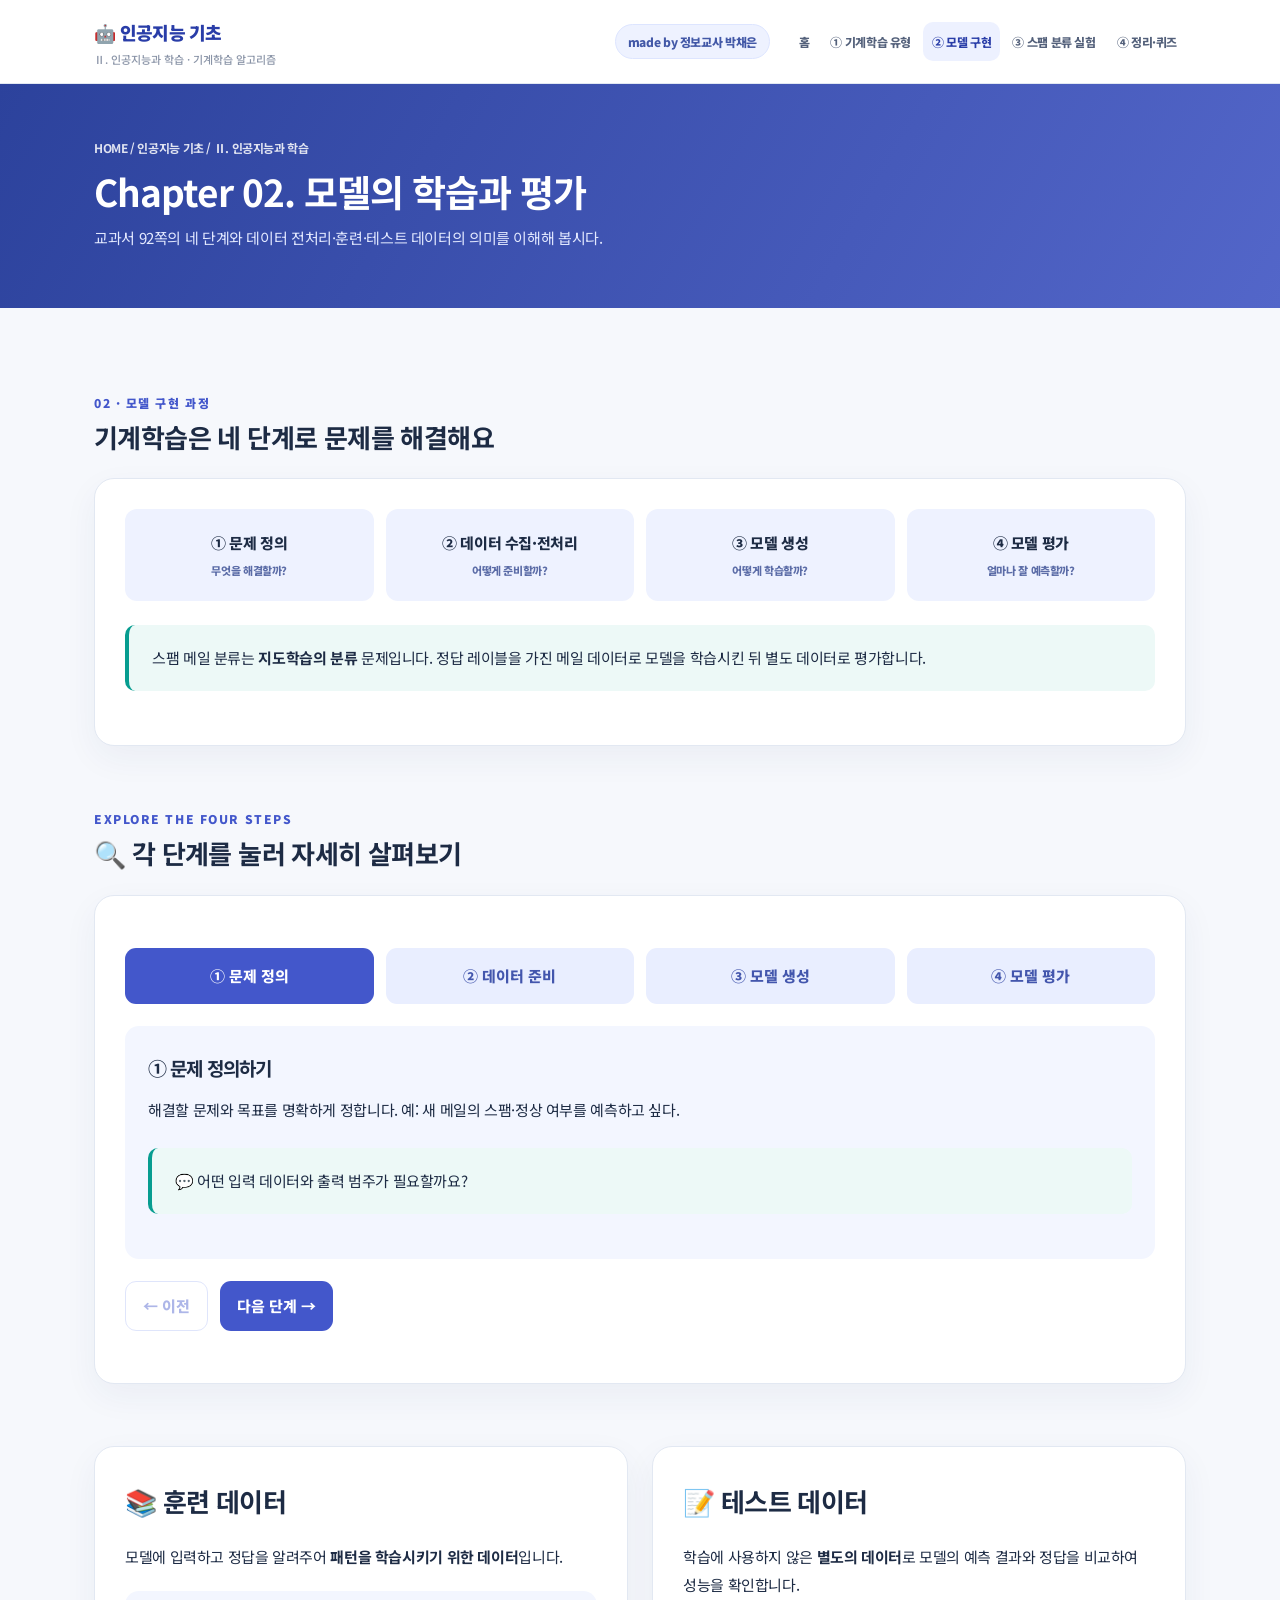
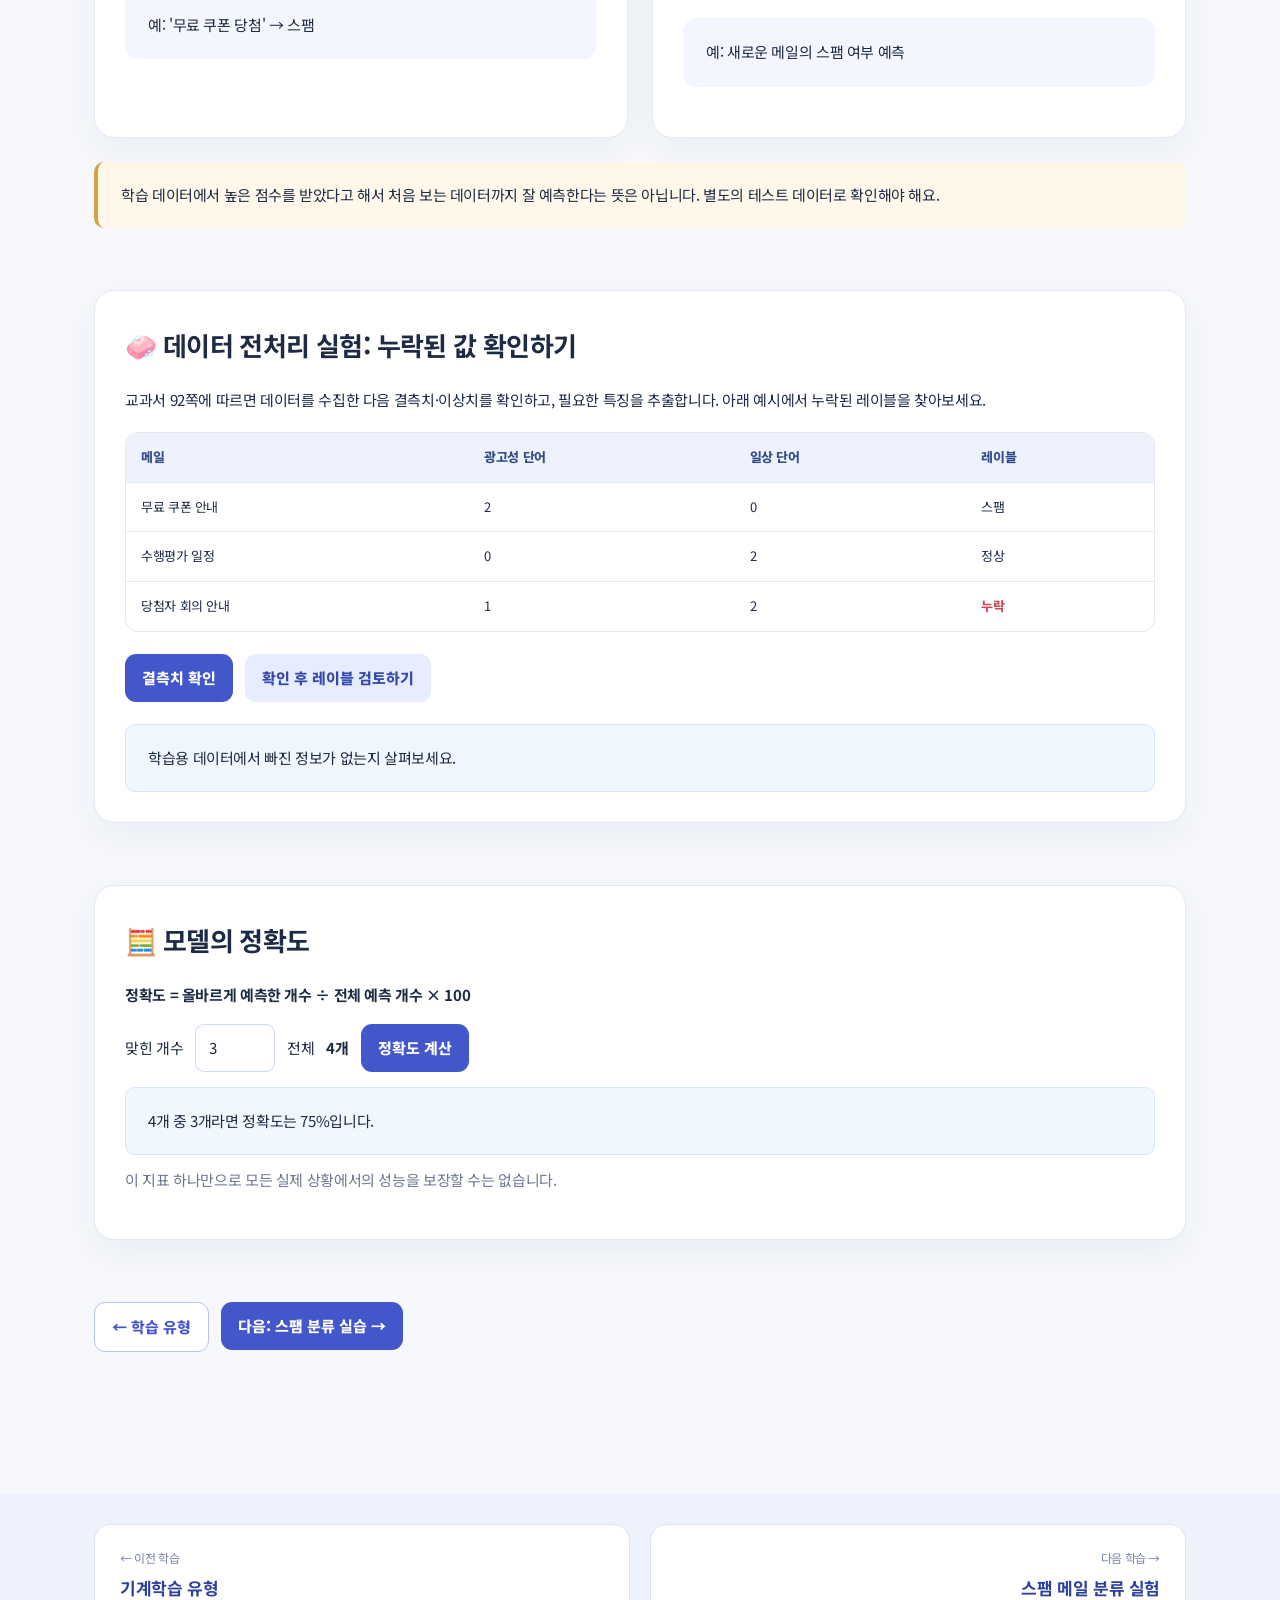
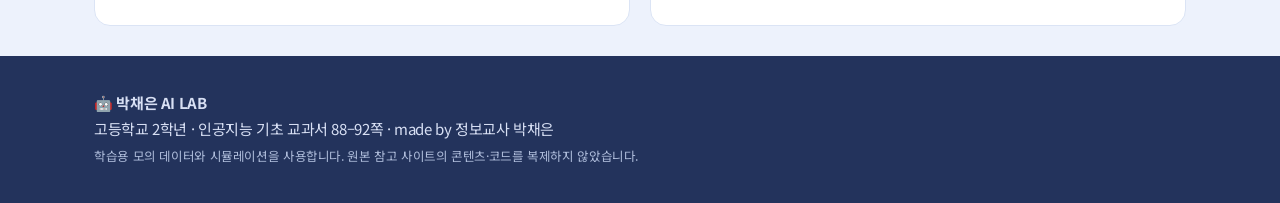
<file: workflow.html>
<!DOCTYPE html>
<html lang="ko"><head><meta charset="utf-8"/><meta content="width=device-width,initial-scale=1" name="viewport"/><meta content="#4357cb" name="theme-color"/><title>Chapter 02. 모델의 학습과 평가 | 박채은 AI LAB</title><link href="assets/style.css" rel="stylesheet"/></head><body><header class="topbar"><div class="container navwrap"><a class="logo" href="index.html">🤖 인공지능 기초<small>Ⅱ. 인공지능과 학습 · 기계학습 알고리즘</small></a><span class="header-credit">made by 정보교사 박채은</span><nav class="topnav"><a class="" href="index.html">홈</a><a class="" href="types.html">① 기계학습 유형</a><a class="active" href="workflow.html">② 모델 구현</a><a class="" href="lab.html">③ 스팸 분류 실험</a><a class="" href="review.html">④ 정리·퀴즈</a></nav></div></header><div class="subhero"><div class="container"><div class="crumb">HOME / 인공지능 기초 / Ⅱ. 인공지능과 학습</div><h1>Chapter 02. 모델의 학습과 평가</h1><p>교과서 92쪽의 네 단계와 데이터 전처리·훈련·테스트 데이터의 의미를 이해해 봅시다.</p></div></div><main><div class="container content"><section class="sec"><div class="eyebrow">02 · 모델 구현 과정</div><h2>기계학습은 네 단계로 문제를 해결해요</h2><div class="card"><div class="lessonsteps"><div class="item">① 문제 정의<span>무엇을 해결할까?</span></div><div class="item">② 데이터 수집·전처리<span>어떻게 준비할까?</span></div><div class="item">③ 모델 생성<span>어떻게 학습할까?</span></div><div class="item">④ 모델 평가<span>얼마나 잘 예측할까?</span></div></div><div class="callout">스팸 메일 분류는 <b>지도학습의 분류</b> 문제입니다. 정답 레이블을 가진 메일 데이터로 모델을 학습시킨 뒤 별도 데이터로 평가합니다.</div></div></section><section class="sec"><div class="eyebrow">Explore the four steps</div><h2>🔍 각 단계를 눌러 자세히 살펴보기</h2><div class="card"><div class="stepnav" id="workflowTabs"><button class="active" data-n="0">① 문제 정의</button><button data-n="1">② 데이터 준비</button><button data-n="2">③ 모델 생성</button><button data-n="3">④ 모델 평가</button></div><div class="task"><h3 id="wfTitle"></h3><p id="wfBody"></p><div class="callout" id="wfQuestion"></div></div><div class="buttons"><button class="btn-outline" id="wfPrev">← 이전</button><button id="wfNext">다음 단계 →</button></div></div></section><section class="sec"><div class="grid two"><div class="card"><h2>📚 훈련 데이터</h2><p>모델에 입력하고 정답을 알려주어 <b>패턴을 학습시키기 위한 데이터</b>입니다.</p><div class="task">예: '무료 쿠폰 당첨' → 스팸</div></div><div class="card"><h2>📝 테스트 데이터</h2><p>학습에 사용하지 않은 <b>별도의 데이터</b>로 모델의 예측 결과와 정답을 비교하여 성능을 확인합니다.</p><div class="task">예: 새로운 메일의 스팸 여부 예측</div></div></div><div class="callout warn">학습 데이터에서 높은 점수를 받았다고 해서 처음 보는 데이터까지 잘 예측한다는 뜻은 아닙니다. 별도의 테스트 데이터로 확인해야 해요.</div></section><section class="sec"><div class="card"><h2>🧼 데이터 전처리 실험: 누락된 값 확인하기</h2><p>교과서 92쪽에 따르면 데이터를 수집한 다음 결측치·이상치를 확인하고, 필요한 특징을 추출합니다. 아래 예시에서 누락된 레이블을 찾아보세요.</p><div class="tablewrap"><table><thead><tr><th>메일</th><th>광고성 단어</th><th>일상 단어</th><th>레이블</th></tr></thead><tbody><tr><td>무료 쿠폰 안내</td><td>2</td><td>0</td><td>스팸</td></tr><tr><td>수행평가 일정</td><td>0</td><td>2</td><td>정상</td></tr><tr><td>당첨자 회의 안내</td><td>1</td><td>2</td><td id="missingLabel"><span class="danger">누락</span></td></tr></tbody></table></div><div class="buttons"><button id="inspectMissing">결측치 확인</button><button class="btn-soft" id="repairMissing">확인 후 레이블 검토하기</button></div><div aria-live="polite" class="result" id="prepResult">학습용 데이터에서 빠진 정보가 없는지 살펴보세요.</div></div></section><section class="sec"><div class="card"><h2>🧮 모델의 정확도</h2><p><b>정확도 = 올바르게 예측한 개수 ÷ 전체 예측 개수 × 100</b></p><div class="row"><label for="correctNum">맞힌 개수</label><input id="correctNum" max="10" min="0" style="width:80px" type="number" value="3"/><label>전체</label><strong>4개</strong><button id="calcAccuracy">정확도 계산</button></div><div class="result" id="accuracyOut">4개 중 3개라면 정확도는 75%입니다.</div><p class="muted">이 지표 하나만으로 모든 실제 상황에서의 성능을 보장할 수는 없습니다.</p></div></section><div class="buttons"><a href="types.html"><button class="btn-outline">← 학습 유형</button></a><a href="lab.html"><button>다음: 스팸 분류 실습 →</button></a></div></div><section class="lesson-navigation"><div class="container"><a class="lesson-nav-item" href="types.html"><span>← 이전 학습</span><strong>기계학습 유형</strong></a><a class="lesson-nav-item next" href="lab.html"><span>다음 학습 →</span><strong>스팸 메일 분류 실험</strong></a></div></section></main><footer class="footer"><div class="container"><b>🤖 박채은 AI LAB</b><div>고등학교 2학년 · 인공지능 기초 교과서 88–92쪽 · made by 정보교사 박채은</div><small>학습용 모의 데이터와 시뮬레이션을 사용합니다. 원본 참고 사이트의 콘텐츠·코드를 복제하지 않았습니다.</small></div></footer><script src="assets/common.js"></script><script src="assets/workflow.js"></script></body></html>
</file>
<file: assets/style.css>
@import url('https://fonts.googleapis.com/css2?family=Noto+Sans+KR:wght@400;500;600;700;800;900&display=swap');:root{--blue:#4357cb;--indigo:#293da8;--teal:#079d90;--text:#1d2b44;--muted:#6c7891;--bg:#f4f7fd;--line:#e0e7f4;--white:#fff;--soft:#edf1ff;--shadow:0 8px 32px rgba(27,49,102,.055)}*{box-sizing:border-box}html{scroll-behavior:smooth}body{margin:0;font-family:'Noto Sans KR','Apple SD Gothic Neo',sans-serif;background:var(--bg);color:var(--text);font-size:15px;line-height:1.75}a{text-decoration:none;color:inherit}button,select,input{font:inherit}button{border:0;cursor:pointer;border-radius:11px;padding:11px 17px;font-weight:800;background:var(--blue);color:white}button:hover:not(:disabled){filter:brightness(.94);transform:translateY(-1px)}button:disabled{opacity:.43;cursor:not-allowed}.btn-soft{background:#e8ecff;color:#3449ab}.btn-outline{background:white;color:var(--blue);border:1px solid #b7c4f7}.btn-teal{background:#087f79}.container{max-width:1120px;margin:auto;padding:0 25px}.topbar{position:sticky;top:0;z-index:20;background:#ffffffed;backdrop-filter:blur(12px);border-bottom:1px solid var(--line)}.navwrap{min-height:72px;display:flex;align-items:center;justify-content:space-between;gap:25px}.logo{font-weight:900;white-space:nowrap;color:var(--indigo);font-size:18px;letter-spacing:-.7px}.logo small{display:block;font-weight:600;letter-spacing:0;color:var(--muted);font-size:10px;line-height:1.3}.topnav{display:flex;flex-wrap:wrap;gap:4px}.topnav a{font-size:12px;font-weight:800;border-radius:10px;padding:9px 11px;color:#53607a}.topnav a:hover,.topnav a.active{background:var(--soft);color:var(--indigo)}.author{position:fixed;right:12px;bottom:18px;background:#fff;padding:7px 11px;border:1px solid #dae2fa;border-radius:30px;font-size:11px;font-weight:800;box-shadow:var(--shadow);color:var(--indigo);z-index:30}.hero{background:linear-gradient(130deg,#243a91,#495bd2 61%,#0e969a);color:#fff;padding:68px 0 74px}.hero h1{font-size:clamp(27px,4.4vw,49px);letter-spacing:-1.8px;line-height:1.35;margin:16px 0}.hero p{color:#eef2ff;max-width:760px;line-height:1.9}.chip{display:inline-block;border-radius:40px;background:#ffffff24;padding:5px 12px;font-size:12px;font-weight:800;margin-right:6px}.subhero{background:linear-gradient(120deg,#2c429c,#5366c9);color:white;padding:38px 0 42px}.subhero h1{font-size:32px;letter-spacing:-1px;margin:6px 0}.subhero p{color:#e3e9ff;margin:0}.crumb{font-size:12px;opacity:.85;font-weight:700}.content{padding:40px 0 90px}.sec{margin:28px 0 42px;scroll-margin-top:90px}.sec h2{font-size:24px;margin:4px 0 14px;letter-spacing:-.6px}.eyebrow{font-size:12px;color:var(--blue);font-weight:900;letter-spacing:.13em;text-transform:uppercase}.muted{color:var(--muted)}.grid{display:grid;grid-template-columns:repeat(3,minmax(0,1fr));gap:15px}.grid.two{grid-template-columns:repeat(2,minmax(0,1fr))}.card{background:#fff;border-radius:18px;border:1px solid var(--line);padding:23px;box-shadow:var(--shadow)}.card h3{margin:6px 0 10px;font-size:18px}.card p{margin:9px 0}.linkcard{display:block;transition:.2s;position:relative}.linkcard:hover{transform:translateY(-4px);box-shadow:0 12px 30px #293da818;border-color:#bdc9fa}.linkcard:after{content:'학습하러 가기 →';font-size:12px;display:block;margin-top:18px;font-weight:900;color:var(--blue)}.icon{font-size:30px}.num{font-size:12px;color:var(--blue);font-weight:900}.pill{display:inline-block;background:#e9eeff;color:#3850b0;padding:3px 10px;border-radius:20px;font-size:11px;font-weight:800}.callout{padding:16px 18px;background:#edf9f7;border-left:4px solid var(--teal);border-radius:10px;margin:16px 0}.callout.warn{background:#fff7e9;border-left-color:#d4a143}.row{display:flex;align-items:center;gap:12px;flex-wrap:wrap}.row.between{justify-content:space-between}.lessonsteps{display:flex;gap:8px;align-items:stretch;flex-wrap:wrap}.lessonsteps .item{flex:1;min-width:140px;padding:17px;background:#eef2ff;border-radius:12px;text-align:center;font-weight:800}.lessonsteps .item span{font-size:11px;display:block;color:#5b6ca7;margin-top:4px}.lessonsteps .arrow{font-size:22px;color:var(--blue);align-self:center}.tablewrap{width:100%;overflow:auto}table{width:100%;border-collapse:collapse;font-size:13px}td,th{border-bottom:1px solid var(--line);padding:10px 12px;text-align:left}th{background:#edf2fd;color:#364d8b;font-weight:800}tr:last-child td{border-bottom:0}select,input[type=number]{padding:10px 13px;border:1px solid #cfdaf1;border-radius:9px;background:#fff;color:var(--text);max-width:100%}input[type=range]{accent-color:var(--blue);min-width:145px}input[type=checkbox]{accent-color:var(--blue)}.buttons{display:flex;gap:9px;flex-wrap:wrap;margin:14px 0}.task{border-radius:14px;background:#f3f6ff;padding:16px 18px;margin:12px 0}.task .tag{color:var(--blue);font-size:11px;font-weight:900}.task p{margin:6px 0}.result{background:#f0f7ff;border:1px solid #d6e5fb;padding:14px 16px;border-radius:10px;min-height:51px}.success{color:#078d70;font-weight:800}.danger{color:#cf4958;font-weight:800}.warning{color:#ad7511;font-weight:800}.progress{height:9px;background:#e3e9f5;border-radius:10px;overflow:hidden}.progress span{display:block;background:linear-gradient(90deg,var(--blue),var(--teal));height:100%;transition:width .2s}.stepnav{display:flex;gap:9px;flex-wrap:wrap}.stepnav button{flex:1;min-width:125px;background:#e9eeff;color:#4356ad}.stepnav button.active{background:var(--blue);color:white}.panel[hidden]{display:none}.statgrid{display:grid;grid-template-columns:repeat(4,1fr);gap:12px}.stat{padding:14px;background:#f2f5ff;border-radius:11px}.stat strong{display:block;font-size:24px;color:var(--indigo)}.stat small{color:var(--muted);font-size:11px}.canvas{display:block;width:100%;max-width:650px;background:#fafcff;border:1px solid var(--line);border-radius:12px}.option{display:block;width:100%;text-align:left;padding:12px 14px;margin:8px 0;background:#f0f3fc;color:var(--text);border:1px solid #dbe3f4}.option.selected{background:#dde5ff;border-color:var(--blue)}.option.correct{background:#e4f7f0;border-color:#31b28c}.option.incorrect{background:#fff0f1;border-color:#ed929e}.qfeedback{font-size:13px;font-weight:700;color:var(--indigo);min-height:28px}.switches{display:flex;gap:9px;flex-wrap:wrap}.switches button{background:#edf1ff;color:var(--indigo)}.switches button.active{background:var(--blue);color:white}.footer{background:#23335c;color:#d8e0f4;padding:34px 0}.footer small{color:#afbddb}.codeword{background:#edf1f9;border:1px solid #e0e6f2;border-radius:5px;font-size:12px;padding:2px 5px}.taglist{display:flex;gap:7px;flex-wrap:wrap}.taglist span{border-radius:7px;padding:5px 9px;background:#e9efff;font-size:12px;font-weight:700}.checkline{border:1px solid #e0e7f4;border-radius:10px;padding:12px 14px;margin:9px 0;background:#fafcff}.right{text-align:right}.center{text-align:center}.hidden{display:none!important}footer a{text-decoration:underline}@media(max-width:850px){.grid,.grid.two{grid-template-columns:1fr}.navwrap{align-items:flex-start;flex-direction:column;padding:12px 25px;gap:9px}.topnav a{padding:7px 9px}.statgrid{grid-template-columns:repeat(2,1fr)}.author{bottom:10px;right:7px}.hero{padding:42px 0}}@media print{.topbar,.author,.buttons,button,.footer{display:none!important}.card{break-inside:avoid}}

/* v3 visual refinement */
:root{--bg:#f6f8fc;--line:#e2e8f2;--shadow:0 12px 34px rgba(33,54,112,.055)}
body{letter-spacing:-.025em}p{overflow-wrap:break-word}h1,h2,h3{line-height:1.48;letter-spacing:-.045em}
.container{max-width:1160px;padding-left:34px;padding-right:34px}.navwrap{min-height:83px;gap:20px}
.logo{flex:none;min-width:168px}.logo small{font-weight:500;color:#8a94a7;font-size:11px;margin-top:4px}
.header-credit{margin-left:auto;white-space:nowrap;font-size:12px;color:#4258a7;font-weight:850;background:#eef2ff;border:1px solid #dde5ff;border-radius:20px;padding:6px 12px}
.topnav{gap:3px;flex-wrap:nowrap}.topnav a{font-size:12px;white-space:nowrap;padding:9px 9px}
.hero{padding:84px 0 94px}.hero p{font-size:16px;max-width:725px}.subhero{padding:53px 0 57px}.subhero h1{font-size:37px}
.content{padding-top:48px;padding-bottom:90px}.sec{margin:36px 0 62px}.sec h2{margin:5px 0 22px;font-size:26px}.sec>p.muted{margin-top:-7px;margin-bottom:25px}
.grid{gap:23px}.grid.two{gap:24px}.card{padding:30px;border-radius:20px}.card h3{margin:7px 0 14px;font-size:19px}.card p{line-height:1.85;margin:11px 0 15px}
.card .card{box-shadow:none}.linkcard:after{margin-top:24px}.linkcard:hover{transform:translateY(-5px)}
.task{padding:21px 23px;margin:20px 0;border-radius:14px}.callout{padding:20px 23px;margin:24px 0}.buttons{gap:12px;margin:22px 0}.buttons button{min-height:44px}.stepnav{gap:12px;margin:22px 0}.stepnav button{padding:15px 14px}
.lessonsteps{gap:12px}.lessonsteps .item{padding:21px 12px}.tablewrap{margin:18px 0 22px;border:1px solid var(--line);border-radius:13px}table{font-size:13px}td,th{padding:13px 15px}
.result{padding:19px 22px;line-height:1.85;margin-top:15px}.statgrid{gap:17px;margin:21px 0}.stat{padding:20px 19px}
.row{row-gap:18px}.row.between{gap:16px}.pill{font-size:12px;padding:5px 13px}.taglist{gap:10px}.taglist span{padding:8px 12px}
.roomy{padding:34px}.explore-grid{display:grid;grid-template-columns:1fr 1fr;gap:34px}.explore-grid>div+div{border-left:1px solid var(--line);padding-left:34px}.btn-link{color:var(--blue);font-weight:800;text-decoration:underline;text-underline-offset:4px}
.lesson-navigation{background:#edf2fc;padding:30px 0;margin-top:30px}.lesson-navigation .container{display:grid;grid-template-columns:1fr 1fr;gap:20px}.lesson-nav-item{display:flex;flex-direction:column;align-items:flex-start;border:1px solid #dbe4f5;background:#fff;border-radius:16px;padding:22px 25px;transition:.2s}.lesson-nav-item:hover{transform:translateY(-3px);border-color:#8da2e8}.lesson-nav-item span{font-size:12px;color:#7886a4}.lesson-nav-item strong{margin-top:5px;color:#2d429f;font-size:17px}.lesson-nav-item.next{align-items:flex-end;text-align:right}
button:focus-visible,a:focus-visible,select:focus-visible,input:focus-visible{outline:3px solid #11a8a4;outline-offset:3px}
@media(max-width:1080px){.navwrap{flex-wrap:wrap;padding-top:13px;padding-bottom:12px}.header-credit{order:1}.topnav{order:2;flex-basis:100%;flex-wrap:wrap}.topnav a{padding:7px 10px}}
@media(max-width:850px){.container{padding-left:20px;padding-right:20px}.header-credit{font-size:11px}.hero{padding:53px 0 60px}.subhero{padding:35px 0 40px}.content{padding-top:27px}.card{padding:23px}.sec{margin:27px 0 43px}.explore-grid{grid-template-columns:1fr;gap:10px}.explore-grid>div+div{border:0;border-top:1px solid var(--line);padding-left:0;padding-top:18px}.lesson-navigation .container{gap:10px}.lesson-nav-item{padding:15px}.lesson-nav-item strong{font-size:13px}}
@media(max-width:480px){.navwrap{gap:7px}.header-credit{margin:0}.topnav a{font-size:11px}.statgrid{gap:8px}.stat{padding:12px}.lesson-navigation .container{grid-template-columns:1fr}.lesson-nav-item.next{align-items:flex-start;text-align:left}}
</file>
